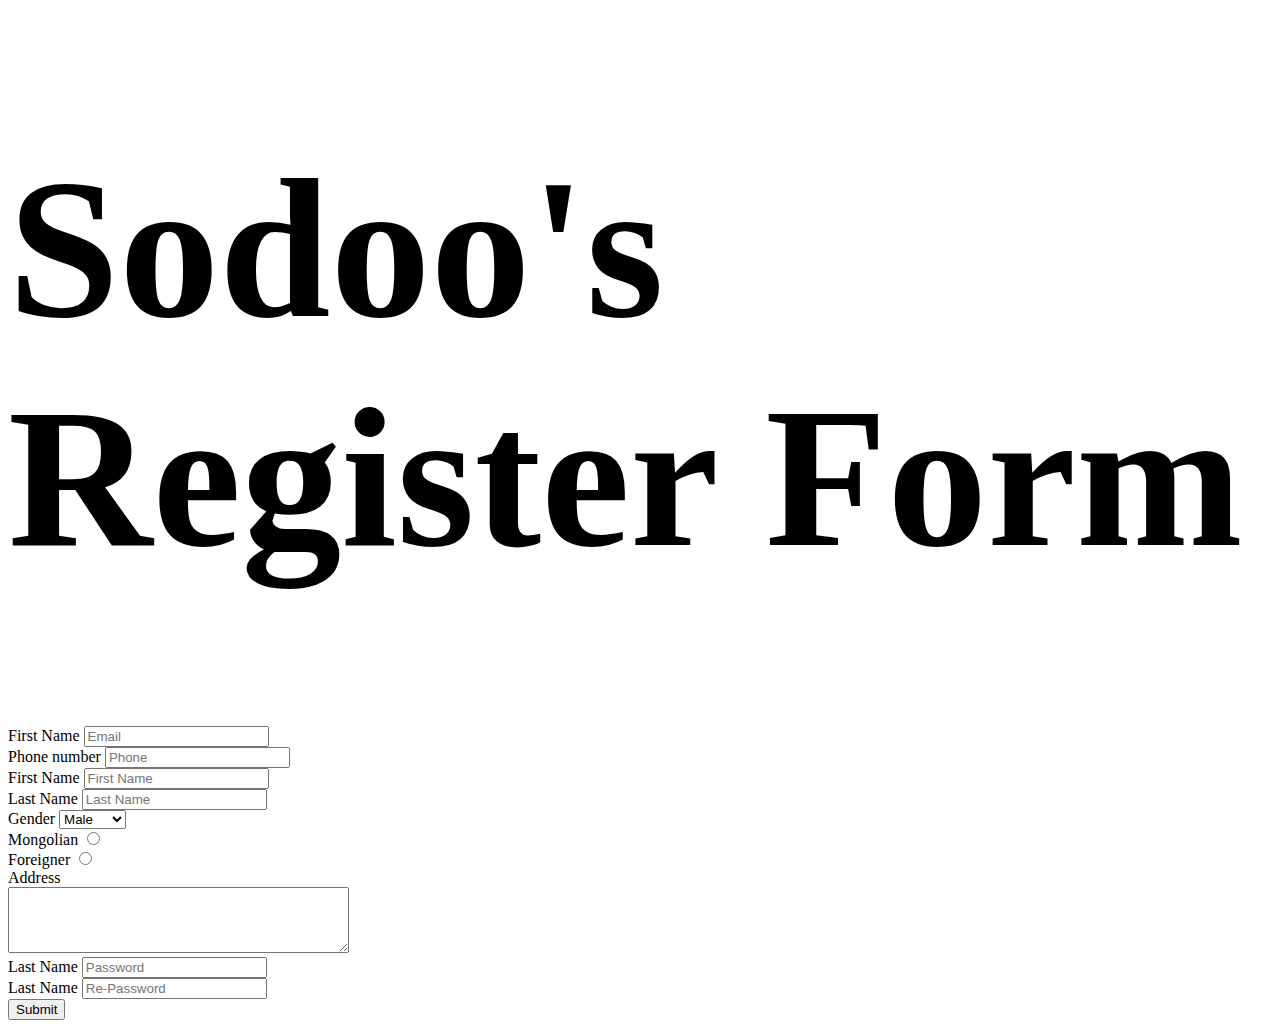
<file: index.html>
<!DOCTYPE html>
<html lang="en">

<head>
    <meta charset="UTF-8">
    <meta http-equiv="X-UA-Compatible" content="IE=edge">
    <meta name="viewport" content="width=device-width, initial-scale=1.0">
    <title>Sodoo Form Test</title>
    <link rel="stylesheet" href="style.css">
</head>

<body>
    <h1>Sodoo's Register Form</h1>
    <form action="success.html">
        <div class="row">
            <label for="email">First Name</label>
            <input type="email" name="email" placeholder="Email">
        </div>
        <div class="row">
            <label for="phone">Phone number</label>
            <input type="number" name="phone" placeholder="Phone">
        </div>
        <div class="row">
            <label for="first-name">First Name</label>
            <input type="text" name="first-name" placeholder="First Name">
        </div>
        <div class="row">
            <label for="last-name">Last Name</label>
        <input type="text" name="last-name" placeholder="Last Name">
        </div>
        <div class="row">
            <label for="genter">Gender</label>
            <select name="genter" id="">
                <option>Male</option>
                <option>Female</option>
                <option>Other</option>
            </select>
        </div>
        <div class="row">
            <label for="nation">Mongolian</label>
            <input type="radio" name="mongolian">
        </div>
        <div class="row">
            <label for="nation">Foreigner</label>
            <input type="radio" name="foreiner">
        </div>
        <div class="row">
            <label for="address">Address</label>
         
        </div>
        <textarea class="row" name="address" id="" cols="40" rows="4"></textarea>
        <div class="row">
            <label for="password">Last Name</label>
        <input type="password" name="password" placeholder="Password">
        </div>
        <div class="row">
            <label for="password">Last Name</label>
        <input type="password" name="password" placeholder="Re-Password">
        </div>
        <div class="row">
            <!-- <input type="submit" placeholder="Submit"> -->
            <button type="submit">Submit</button>
        </div>
    </form>
</body>

</html>
</file>
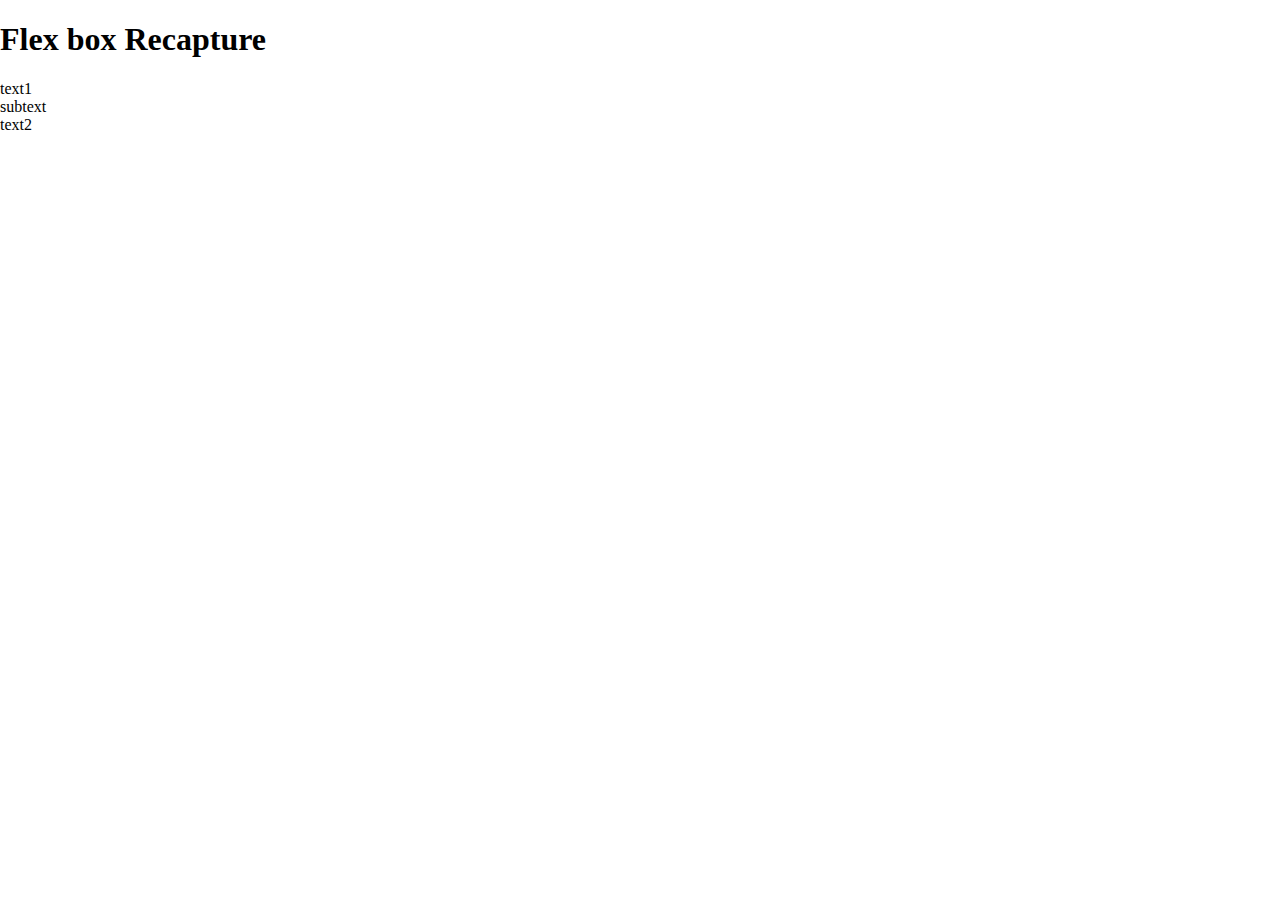
<file: day-09/index.html>
<!DOCTYPE html>
<html lang="en">
<head>
    <meta charset="UTF-8">
    <meta http-equiv="X-UA-Compatible" content="IE=edge">
    <meta name="viewport" content="width=device-width, initial-scale=1.0">
    <title>Document</title>
    <link rel="stylesheet" href="style.css">
</head>
<body>
    <h1>
        Flex box Recapture
    </h1>
    <div class="text1">
        text1
        <div class="subtext">
            subtext
            <div class="text2">
                text2
            </div>
        </div>
    </div>
</body>
</html>
</file>
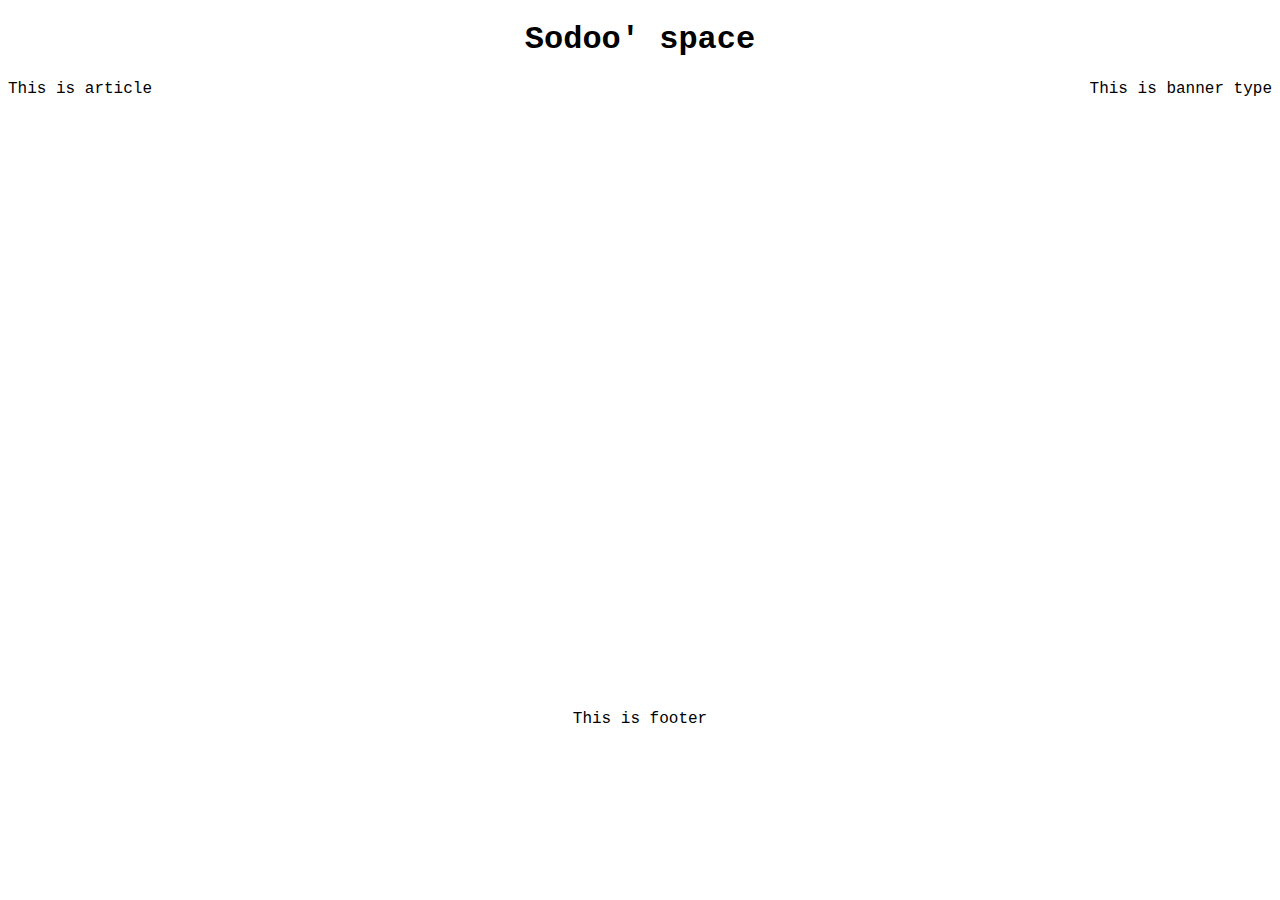
<file: day-10/index.html>
<!DOCTYPE html>
<html lang="en">
<head>
    <meta charset="UTF-8">
    <meta http-equiv="X-UA-Compatible" content="IE=edge">
    <meta name="viewport" content="width=device-width, initial-scale=1.0">
    <title>Sodoo's page</title>
    <link rel="stylesheet" href="style.css">
</head>
<body>
    <header>
        <h1>Sodoo' space</h1>
    </header>
    <main>
        <section>
            <article>This is article</article>
        </section>
        <aside>
            This is banner type
        </aside>
    </main>
    
    <footer>
        This is footer
    </footer>
</body>
</html>
</file>
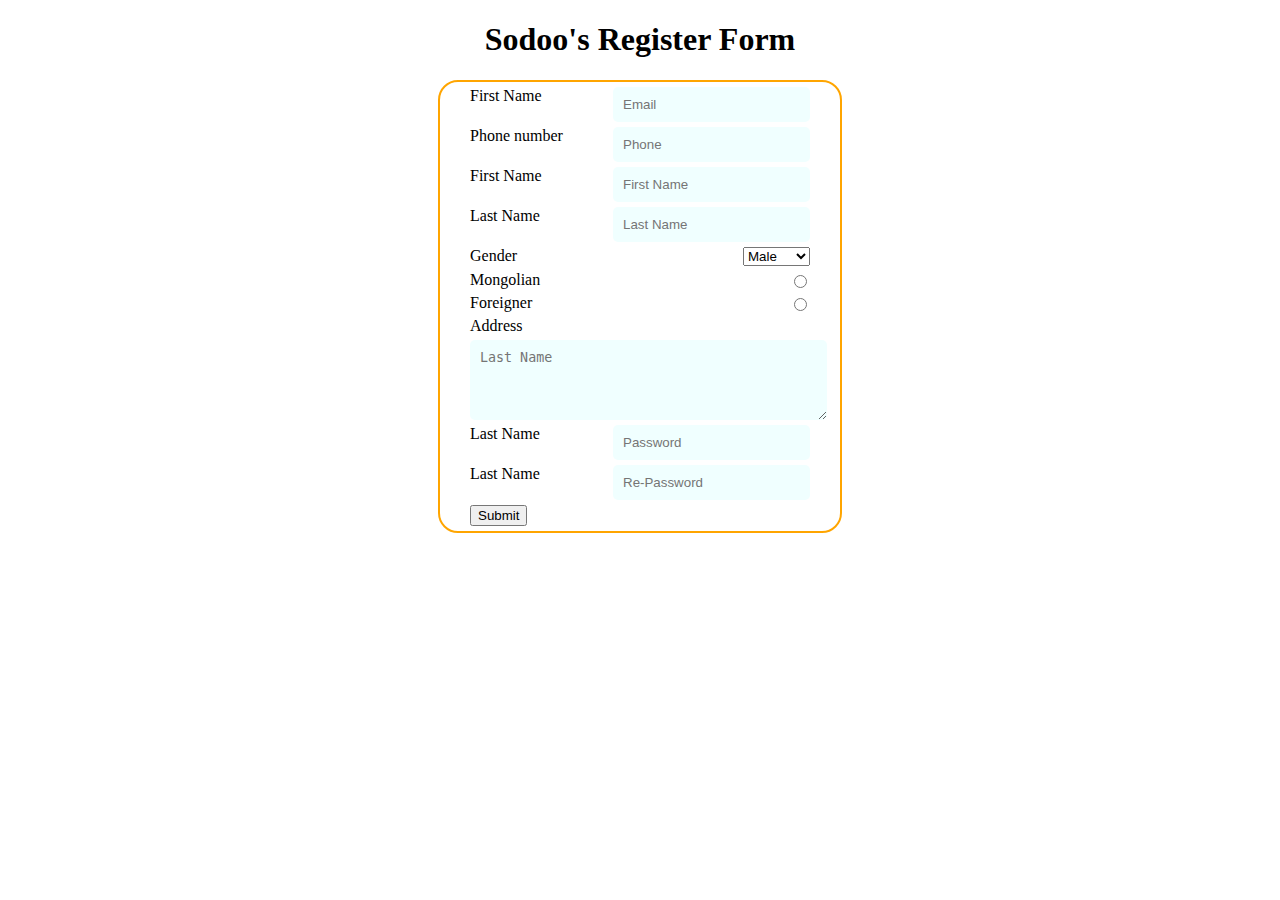
<file: day-12/index.html>
<!DOCTYPE html>
<html lang="en">

<head>
    <meta charset="UTF-8">
    <meta http-equiv="X-UA-Compatible" content="IE=edge">
    <meta name="viewport" content="width=device-width, initial-scale=1.0">
    <title>Sodoo Form Test</title>
    <link rel="stylesheet" href="style.css">
</head>

<body>
    <h1>Sodoo's Register Form</h1>

    <form action="success.html">
        <div class="row">
            <label for="email">First Name</label>
            <input type="email" name="email" placeholder="Email">
        </div>
        <div class="row">
            <label for="phone">Phone number</label>
            <input type="number" name="phone" placeholder="Phone">
        </div>
        <div class="row">
            <label for="first-name">First Name</label>
            <input type="text" name="first-name" placeholder="First Name">
        </div>
        <div class="row">
            <label for="last-name">Last Name</label>
        <input type="text" name="last-name" placeholder="Last Name">
        </div>
        <div class="row">
            <label for="genter">Gender</label>
            <select name="genter" id="">
                <option>Male</option>
                <option>Female</option>
                <option>Other</option>
            </select>
        </div>
        <div class="row">
            <label for="nation">Mongolian</label>
            <input type="radio" name="mongolian">
        </div>
        <div class="row">
            <label for="nation">Foreigner</label>
            <input type="radio" name="foreiner">
        </div>
        <div class="row">
            <label for="address">Address</label>
         
        </div>
        <textarea class="row" name="address" id="" cols="40" rows="4" placeholder="Last Name"></textarea>
        <div class="row">
            <label for="password">Last Name</label>
        <input type="password" name="password" placeholder="Password">
        </div>
        <div class="row">
            <label for="password">Last Name</label>
        <input type="password" name="password" placeholder="Re-Password">
        </div>
        <div class="row">
            <!-- <input type="submit" placeholder="Submit"> -->
            <button type="submit">Submit</button>
        </div>
    </form>
</body>

</html>
</file>
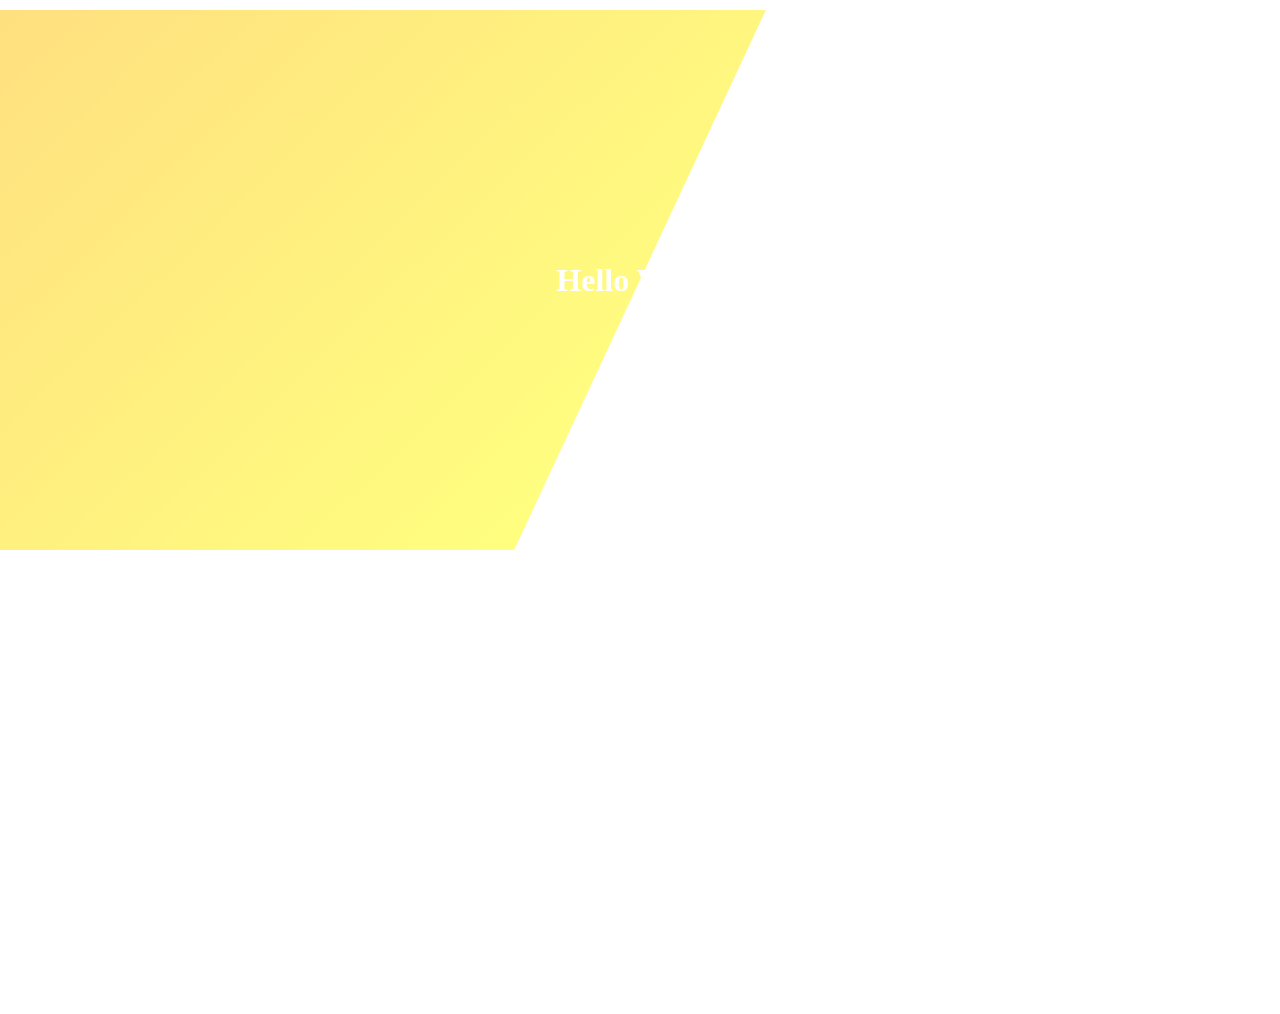
<file: day-13/index.html>
<!DOCTYPE html>
<html lang="en">

<head>
    <meta charset="UTF-8">
    <meta http-equiv="X-UA-Compatible" content="IE=edge">
    <meta name="viewport" content="width=device-width, initial-scale=1.0">
    <title>Day 13</title>
    <link rel="stylesheet" href="style.css">
</head>

<body>
    <section class="banner">
        <h1>Hello Wolrd</h1>
    </section>
    <iframe
        src="https://www.google.com/maps/embed?pb=!1m14!1m12!1m3!1d5367.044094534569!2d106.90851496879412!3d47.9124386693177!2m3!1f0!2f0!3f0!3m2!1i1024!2i768!4f13.1!5e0!3m2!1sen!2smn!4v1666669625214!5m2!1sen!2smn"
        width="600" height="450" style="border:0;" allowfullscreen="" loading="lazy"
        referrerpolicy="no-referrer-when-downgrade"></iframe>

</body>

</html>
</file>
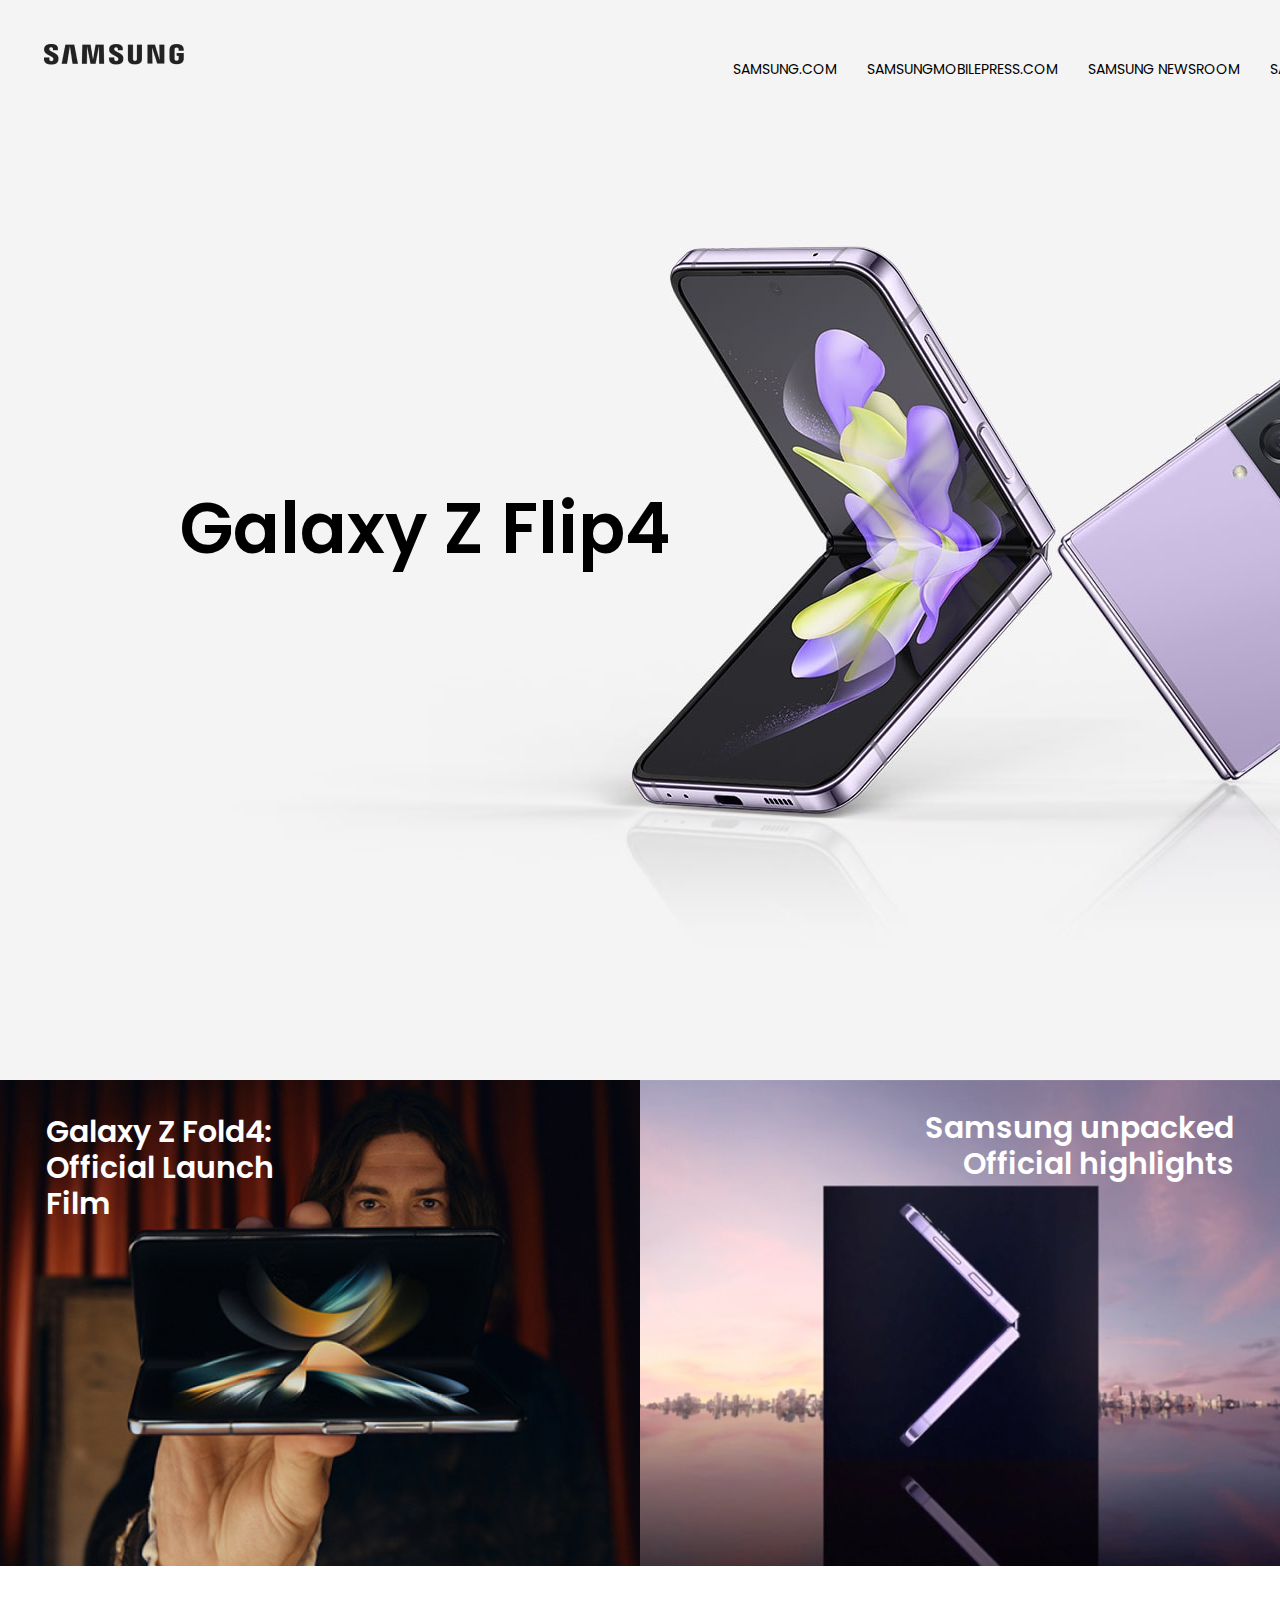
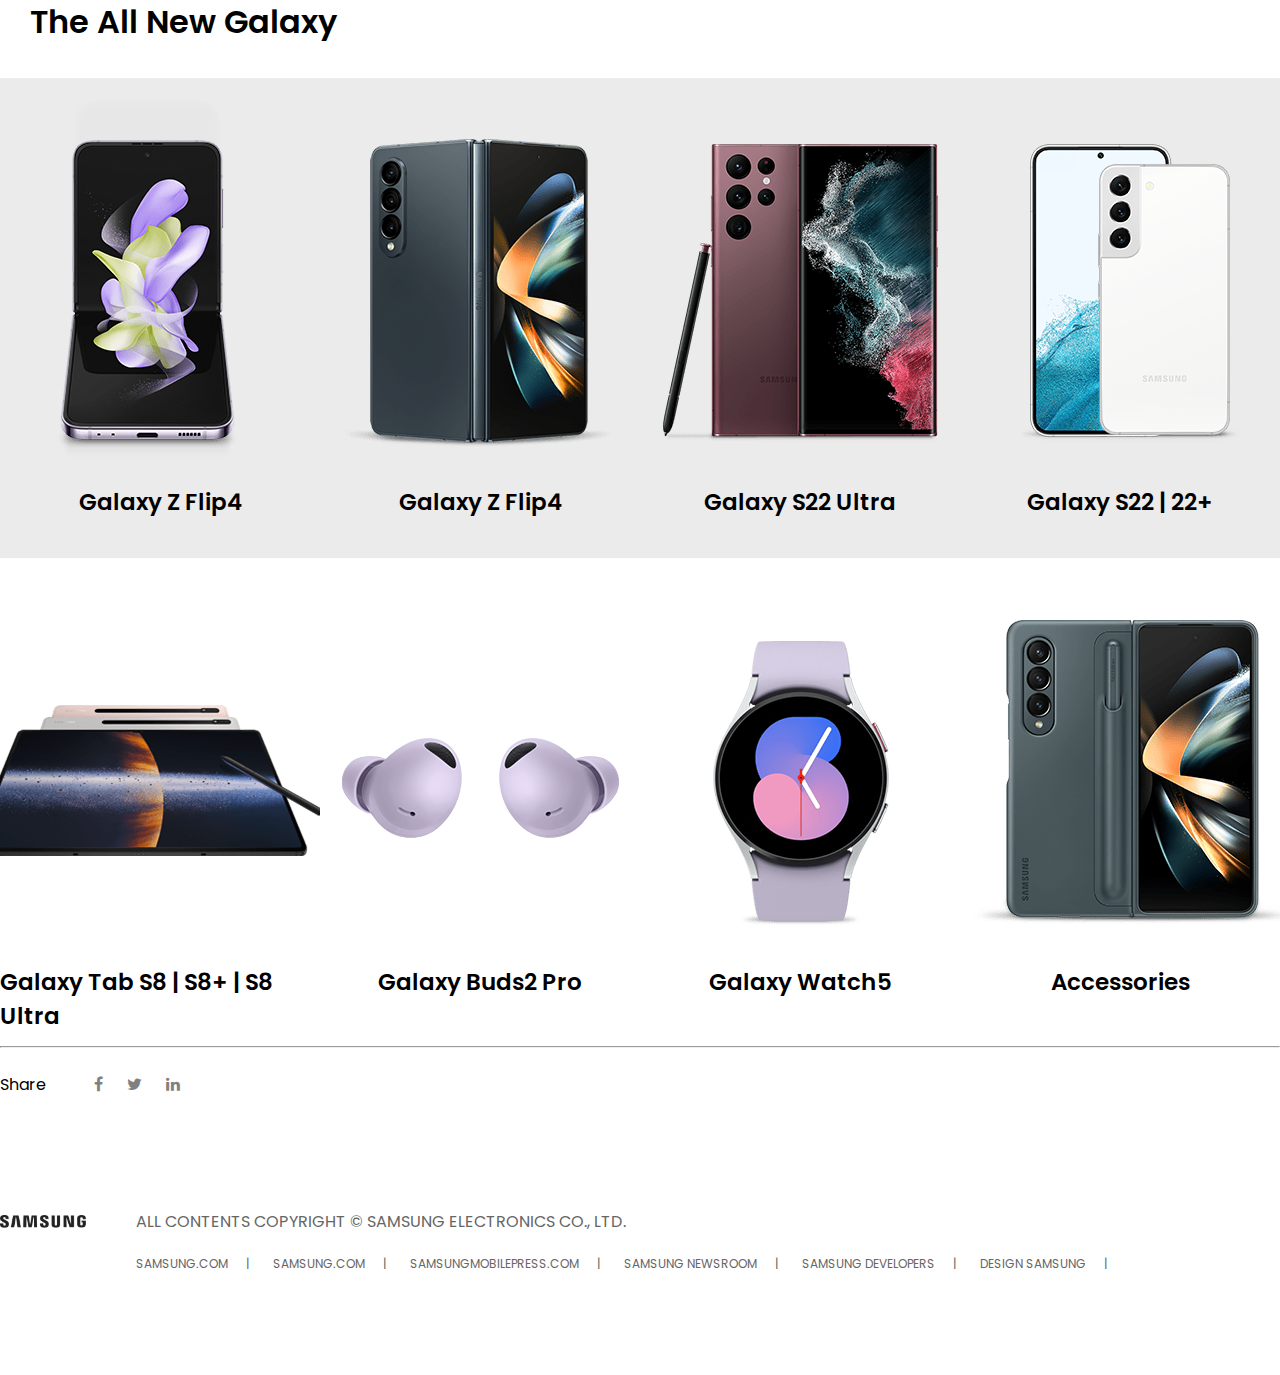
<file: exam-samsung/index.html>
<!DOCTYPE html>
<html lang="en">

<head>
    <meta charset="UTF-8">
    <meta http-equiv="X-UA-Compatible" content="IE=edge">
    <meta name="viewport" content="width=device-width, initial-scale=1.0">
    <title>Galaxy Z Flip 4</title>
    <link rel="stylesheet" href="style.css">
    <link rel="preconnect" href="https://fonts.googleapis.com">
    <link rel="preconnect" href="https://fonts.gstatic.com" crossorigin>
    <link
        href="https://fonts.googleapis.com/css2?family=Julius+Sans+One&family=Poppins:wght@100;400;500;600&display=swap"
        rel="stylesheet">
    <link href="https://stackpath.bootstrapcdn.com/font-awesome/4.7.0/css/font-awesome.min.css" rel="stylesheet"
        integrity="sha384-wvfXpqpZZVQGK6TAh5PVlGOfQNHSoD2xbE+QkPxCAFlNEevoEH3Sl0sibVcOQVnN" crossorigin="anonymous">
</head>

<body>
    <div class="container">
        <div class="main-con">
            <nav>
                <div>
                    <img class="main-logo" src="images/logo.png" alt="">
                </div>
                <div class="nav-links">

                    <a href="#">SAMSUNG.COM</a>
                    <a href="#">SAMSUNGMOBILEPRESS.COM</a>
                    <a href="#">SAMSUNG NEWSROOM</a>
                    <a href="#">SAMSUNG DEVELOPERS</a>
                    <a href="#">DESIGN SAMSUNG</a>
                   


                    <img class="hb-icon" src="images/hb-icon.png" alt="">

                </div>
            </nav>
            <h1>Galaxy Z Flip4</h1>
            <img class="arrow" src="images/arrow.png" alt="">
        </div>
    </div>

    <div class="container">
        <div class="row">
            <div class="sec1-col1">
                <h3>Galaxy Z Fold4:
                    Official Launch Film</h3>
            </div>
            <div class="sec1-col2">
                <h3>Samsung unpacked
                    Official highlights</h3>
                    
            </div>
        </div>
    </div>

    <div class="container">
        <p class="product-title">The All New Galaxy<p>
        <div class="row">
            <div class="product1">
                <div>
                    <img src="images/image7.png" alt="">
                </div>
                <p>Galaxy Z Flip4</p>
            </div>
            <div class="product1">
                <div>
                    <img src="images/image8.png" alt="">
                </div>
                <p>Galaxy Z Flip4</p>
            </div>
            <div class="product1">
                <div>
                    <img src="images/image9.png" alt="">
                </div>
                <p>Galaxy S22 Ultra</p>
            </div>
            <div class="product1">
                <div>
                    <img src="images/image10.png" alt="">
                </div>
                <p>Galaxy S22 | 22+</p>
            </div>
        </div>
    </div>


    <div class="container">
        <div class="row">
            <div class="product2">
                <div>
                    <img src="images/image11.png" alt="">
                </div>
                <p>Galaxy Tab S8 | S8+ | S8 Ultra</p>
            </div>
            <div class="product2">
                <div>
                    <img src="images/image12.png" alt="">
                </div>
                <p>Galaxy Buds2 Pro</p>
            </div>
            <div class="product2">
                <div>
                    <img src="images/image13.png" alt="">
                </div>
                <p>Galaxy Watch5</p>
            </div>
            <div class="product2">
                <div>
                    <img src="images/image14.png" alt="">
                </div>
                <p>Accessories</p>
            </div>
        </div>
    </div>
    <div class="container">
        <hr>
        <div class="social">
            <div>
                <p>Share</p>
            </div>
            <div>
                <i class="fa fa-facebook"></i>
                <i class="fa fa-twitter"></i>
                <i class="fa fa-linkedin"></i>
            </div>
        </div>
    </div>


    <div class="container">
        <footer>
            <div>
                <img src="images/logo.png" alt="">
            </div>
            <div>
                <p>ALL CONTENTS COPYRIGHT © SAMSUNG ELECTRONICS CO., LTD.</p>
                <a href="#">SAMSUNG.COM&nbsp;&nbsp;&nbsp;&nbsp;&nbsp;&nbsp;|</a>
                <a href="#">SAMSUNG.COM&nbsp;&nbsp;&nbsp;&nbsp;&nbsp;&nbsp;|</a>
                <a href="#">SAMSUNGMOBILEPRESS.COM&nbsp;&nbsp;&nbsp;&nbsp;&nbsp;&nbsp;|</a>
                <a href="#">SAMSUNG NEWSROOM&nbsp;&nbsp;&nbsp;&nbsp;&nbsp;&nbsp;|</a>
                <a href="#">SAMSUNG DEVELOPERS&nbsp;&nbsp;&nbsp;&nbsp;&nbsp;&nbsp;|</a>
                <a href="#">DESIGN SAMSUNG&nbsp;&nbsp;&nbsp;&nbsp;&nbsp;&nbsp;|</a>
            </div>
        </footer>
    </div>


</body>

</html>
</file>
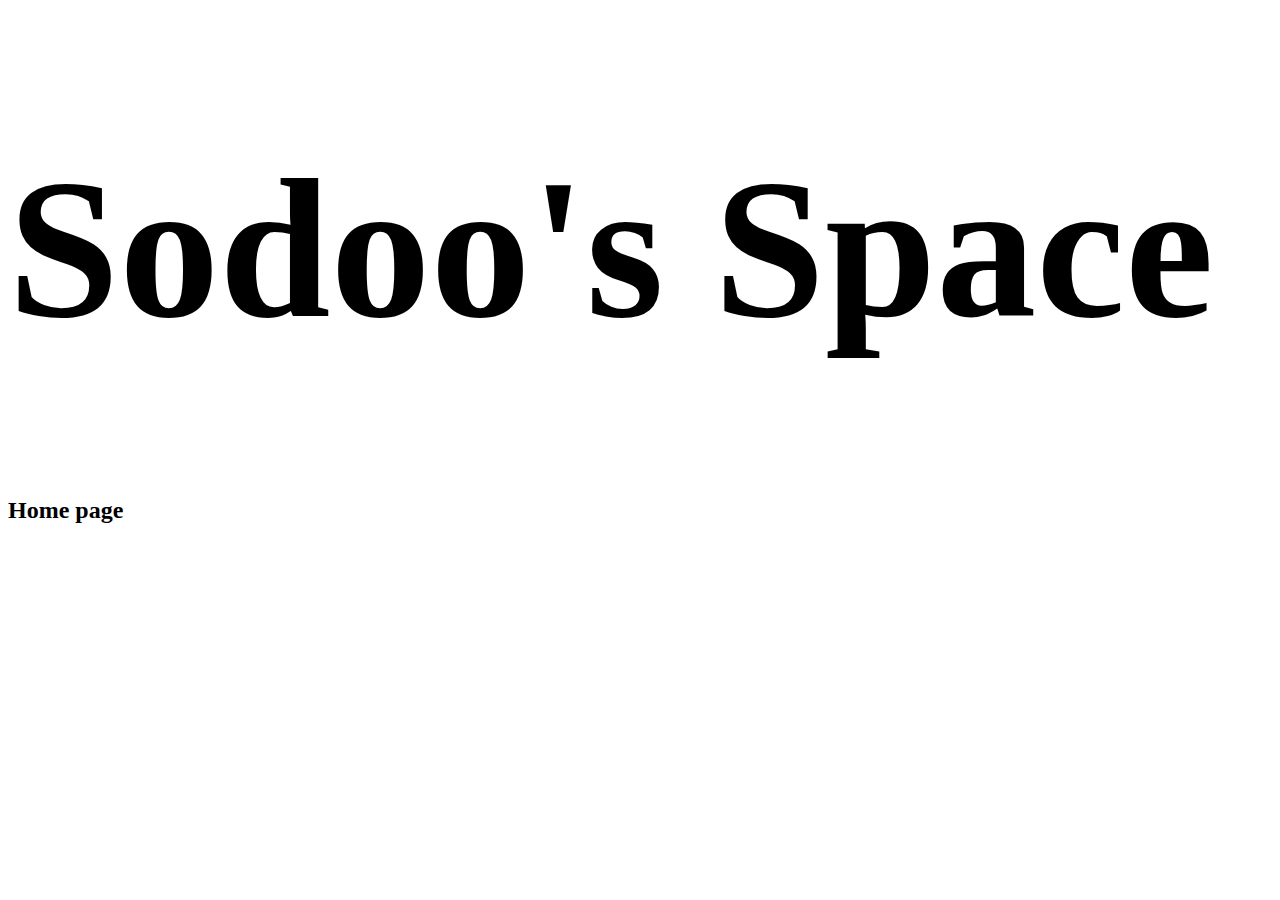
<file: index2.html>
<!DOCTYPE html>
<html lang="en">
<head>
    <meta charset="UTF-8">
    <meta http-equiv="X-UA-Compatible" content="IE=edge">
    <meta name="viewport" content="width=device-width, initial-scale=1.0">
    <title>Document</title>
    <link rel="stylesheet" href="style.css">
</head>
<body>
    <h1>
        Sodoo's Space
    </h1>
    <h2>Home page</h2>
</body>
</html>
</file>
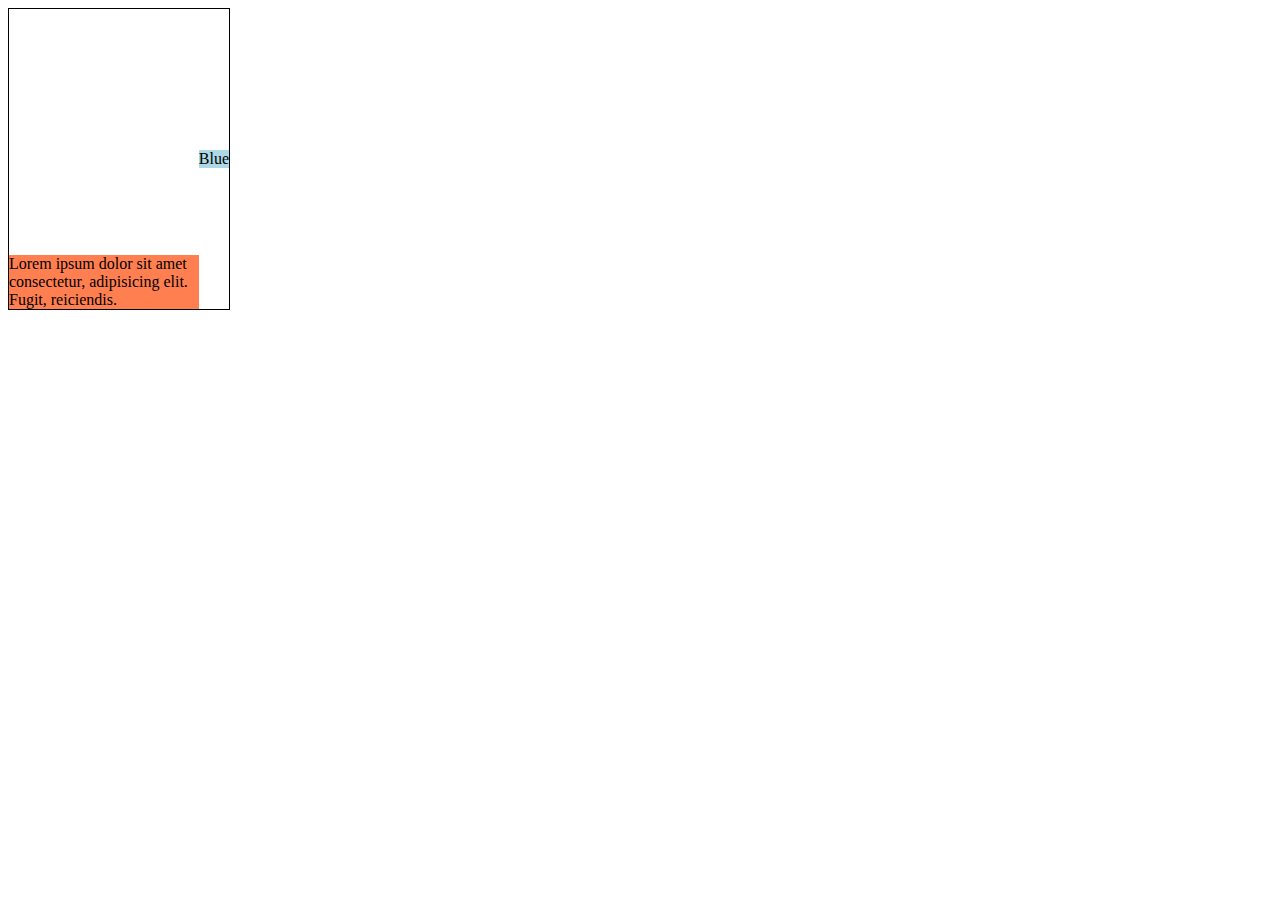
<file: day-09/align-self.html>
<!DOCTYPE html>
<html lang="en">
<head>
    <meta charset="UTF-8">
    <meta http-equiv="X-UA-Compatible" content="IE=edge">
    <meta name="viewport" content="width=device-width, initial-scale=1.0">
    <title>Document</title>
    <style>
        #main {
            width: 220px;
            height: 300px;
            border: 1px solid black;
            display: flex;
            align-items: flex-end;
            justify-content: space-between;
        }
        #myBlueDiv {
            align-self: center;
        }
    </style>
</head>
<body>
    <div id="main">
        <div style="background-color: coral">Lorem ipsum dolor sit amet consectetur, adipisicing elit. Fugit, reiciendis.

        </div>
        <div style="background-color: lightblue" id="myBlueDiv">Blue</div>
    </div>
</body>
</html>
</file>
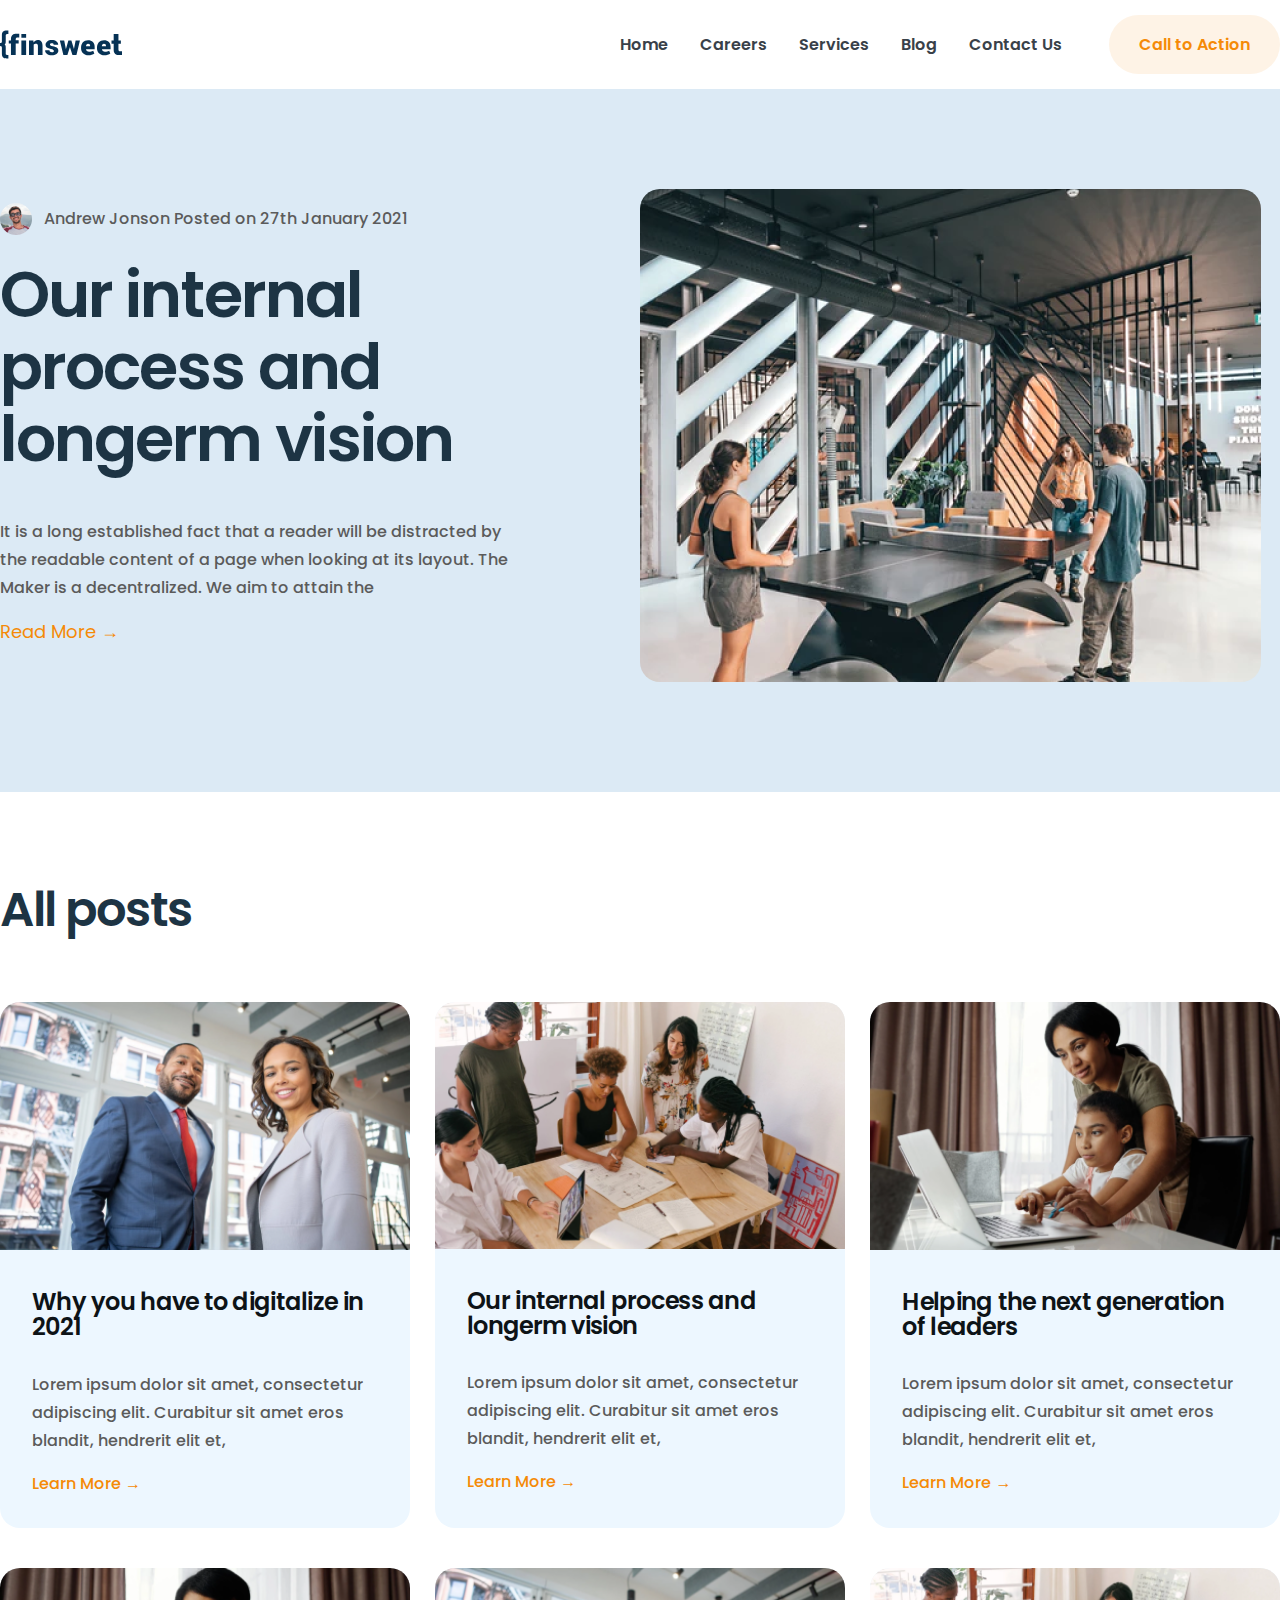
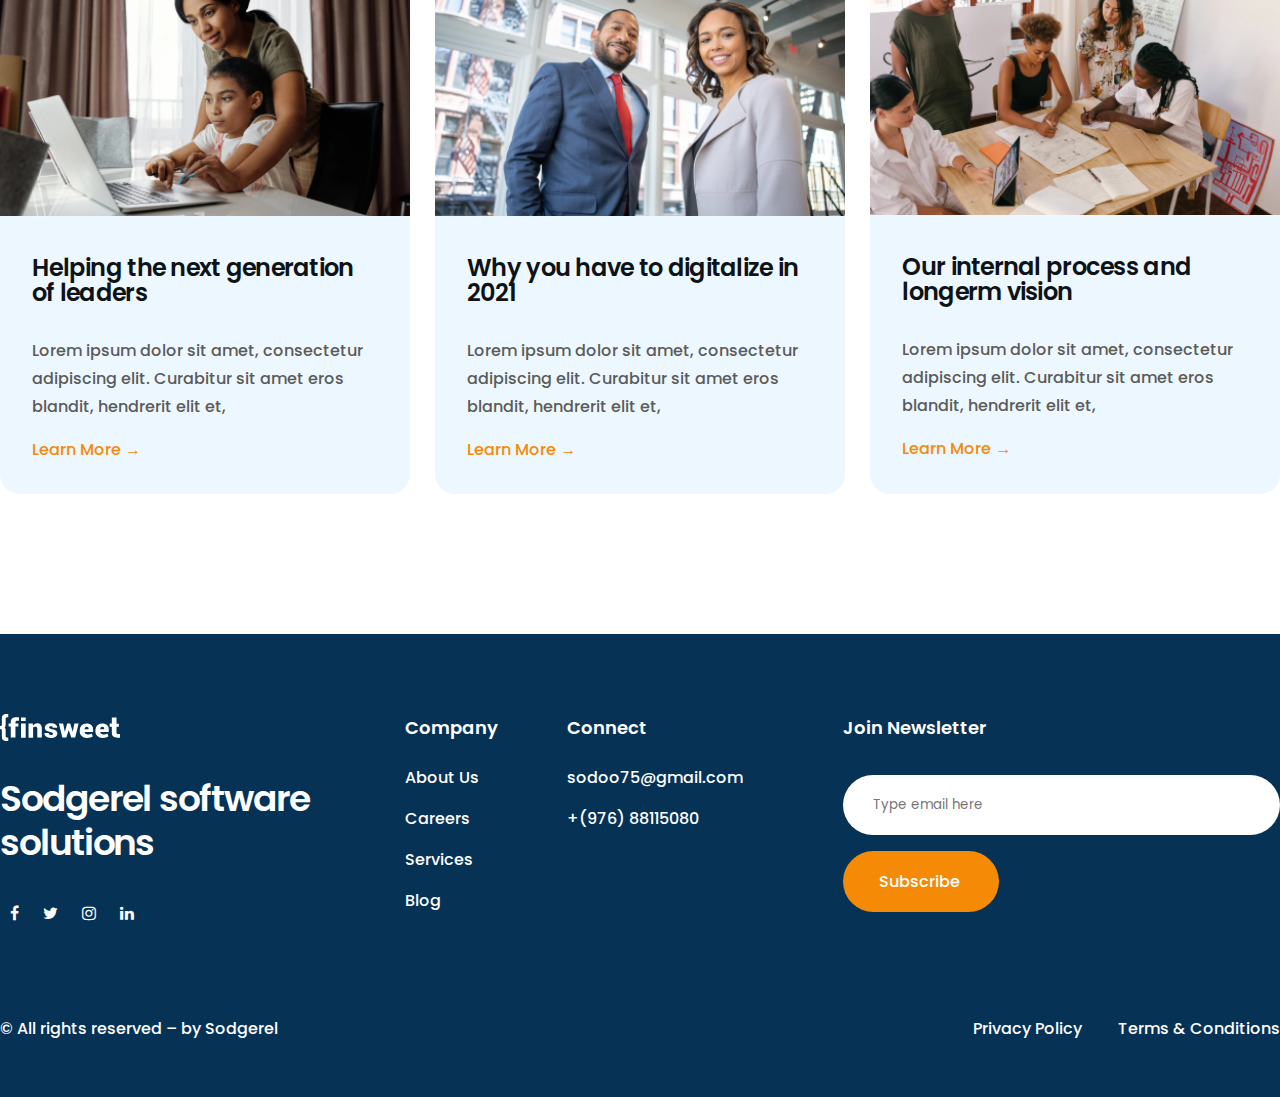
<file: finsweet/blog.html>
<!DOCTYPE html>
<html lang="en">

<head>
  <meta charset="UTF-8">
  <meta http-equiv="X-UA-Compatible" content="IE=edge">
  <meta name="viewport" content="width=device-width, initial-scale=1.0">
  <title>Sodoo</title>
  <link rel="preconnect" href="https://fonts.googleapis.com">
  <link rel="preconnect" href="https://fonts.gstatic.com" crossorigin>
  <link rel="preconnect" href="https://fonts.googleapis.com">
  <link rel="preconnect" href="https://fonts.gstatic.com" crossorigin>
  <link href="https://fonts.googleapis.com/css2?family=Julius+Sans+One&family=Poppins:wght@100;400;500;600&display=swap"
    rel="stylesheet">
  <link rel="stylesheet" href="./css/style.css">
  <link href="https://stackpath.bootstrapcdn.com/font-awesome/4.7.0/css/font-awesome.min.css" rel="stylesheet"
    integrity="sha384-wvfXpqpZZVQGK6TAh5PVlGOfQNHSoD2xbE+QkPxCAFlNEevoEH3Sl0sibVcOQVnN" crossorigin="anonymous">
</head>

<body>

  <!-- -----------navbar----------- -->

  <div class="container">
    <nav>
      <img src="./images/Logo.svg" alt="logo">
      <ul>
        <li><a href="index.html">Home</a></li>
        <li><a href="career.html">Careers</a>
        <li><a href="service.html">Services</a></li>
        <li><a href="blog.html">Blog</a></li>
        <li><a href="contact.html">Contact Us</a></li>
        <li><a href="cta.html" class="button">Call to Action</a></li>
      </ul>
    </nav>
  </div>

  <!-- ----------Blog header-------------- -->

  <header>
    <div class="container blog-header">
      <div class="blog-header-col1">
        <div class="blog-header-content">
          <img src="images/blog-icon.png">
          <p>&nbsp;&nbsp;&nbsp;Andrew Jonson Posted on 27th January 2021</p>
        </div>
        <h1>
          Our internal process and longerm vision
        </h1>
        <p id="blog-header-text">
          It is a long established fact that a reader will be distracted by the readable content of a page when looking
          at its layout. The Maker is a decentralized. We aim to attain the
        </p>
        <a href="blogin.html" id="blog-header-link">Read More &#8594;</a>
      </div>
      <div class="blog-header-col2">
        <img src="images/blog.png" alt="zurag">
      </div>
    </div>
  </header>




  <!-- --------------Blog-post Section------------ -->



  <section class="blog-post">
    <div class="container">
      <div>
        <h2>All posts</h2>
      </div>
      <div class="row blog-content-row">
        <div class="blog-post-col">
          <img src="./images/post1.png" alt="">
          <div class="latest-col-text">
            <h4>Why you have to digitalize in 2021</h4>
            <p>
              Lorem ipsum dolor sit amet, consectetur adipiscing elit. Curabitur sit amet eros blandit,
              hendrerit
              elit
              et,
            </p>
            <a href="blogin.html">Learn More &#8594;</a>
          </div>
        </div>
        <div class="blog-post-col">
          <img src="./images/post-2.png" alt="">
          <div class="latest-col-text">
            <h4>Our internal process and longerm vision</h4>
            <p>
              Lorem ipsum dolor sit amet, consectetur adipiscing elit. Curabitur sit amet eros blandit,
              hendrerit
              elit
              et,
            </p>
            <a href="blogin.html">Learn More &#8594;</a>
          </div>
        </div>
        <div class="blog-post-col">
          <img src="./images/post-3.png" alt="">
          <div class="latest-col-text">
            <h4>Helping the next generation of leaders</h4>
            <p>
              Lorem ipsum dolor sit amet, consectetur adipiscing elit. Curabitur sit amet eros blandit,
              hendrerit
              elit
              et,
            </p>
            <a href="blogin.html">Learn More &#8594;</a>
          </div>
        </div>
      </div>
      <p></p>
      <p></p>
      <div class="row blog-content-row">
        <div class="blog-post-col">
          <img src="./images/post-3.png" alt="">
          <div class="latest-col-text">
            <h4>Helping the next generation of leaders</h4>
            <p>
              Lorem ipsum dolor sit amet, consectetur adipiscing elit. Curabitur sit amet eros blandit,
              hendrerit
              elit
              et,
            </p>
            <a href="blogin.html">Learn More &#8594;</a>
          </div>
        </div>
        <div class="blog-post-col">
          <img src="./images/post1.png" alt="">
          <div class="latest-col-text">
            <h4>Why you have to digitalize in 2021</h4>
            <p>
              Lorem ipsum dolor sit amet, consectetur adipiscing elit. Curabitur sit amet eros blandit,
              hendrerit
              elit
              et,
            </p>
            <a href="blogin.html">Learn More &#8594;</a>
          </div>
        </div>
        <div class="blog-post-col">
          <img src="./images/post-2.png" alt="">
          <div class="latest-col-text">
            <h4>Our internal process and longerm vision</h4>
            <p>
              Lorem ipsum dolor sit amet, consectetur adipiscing elit. Curabitur sit amet eros blandit,
              hendrerit
              elit
              et,
            </p>
            <a href="blogin.html">Learn More &#8594;</a>
          </div>
        </div>        
      </div>
      <p></p>

    </div>
  </section>


  <!-- --------------Footer Section------------ -->


  <footer>
    <div class="container">
      <div class="colorbox1"></div>
      <div class="colorbox2"></div>
      <div class="row">
        <div class="footer-col">
          <img src="images/logo-footer.svg" alt="logofoot">
          <h3>Sodgerel software solutions</h3>
          <div>
            <i class="fa fa-facebook"></i>
            <i class="fa fa-twitter"></i>
            <i class="fa fa-instagram"></i>
            <i class="fa fa-linkedin"></i>
          </div>
        </div>
        <div class="footer-col2">
          <a href="" class="footer-link-title">Company</a>
          <a href="" class="footer-links-text">About Us</a>
          <a href="" class="footer-links-text">Careers</a>
          <a href="" class="footer-links-text">Services</a>
          <a href="" class="footer-links-text">Blog</a>
        </div>
        <div class="footer-col3">
          <a href="" class="footer-link-title">Connect</a>
          <a href="" class="footer-links-text">sodoo75@gmail.com</a>
          <a href="" class="footer-links-text">+(976) 88115080</a>
        </div>
        <div class="footer-co4">
          <a href="" class="footer-link-title">Join Newsletter</a>
          <input type="email" name="first-name" placeholder="Type email here">
          <!-- <a href="#" class="footer-email">Type email here</a> -->
          <a href="#" class="footer-Subscribe">Subscribe</a>
        </div>
      </div>

      <div class="footer-copyright">
        <a href="#">© All rights reserved – by Sodgerel</a>
        <div>
          <a href="#">Privacy Policy&nbsp;&nbsp;&nbsp;&nbsp;&nbsp;&nbsp;&nbsp;&nbsp;</a>
          <a href="#">Terms & Conditions</a>
        </div>
      </div>

    </div>
  </footer>


  <!-- --------------by Sodgerel------------ -->



</body>

</html>
</file>
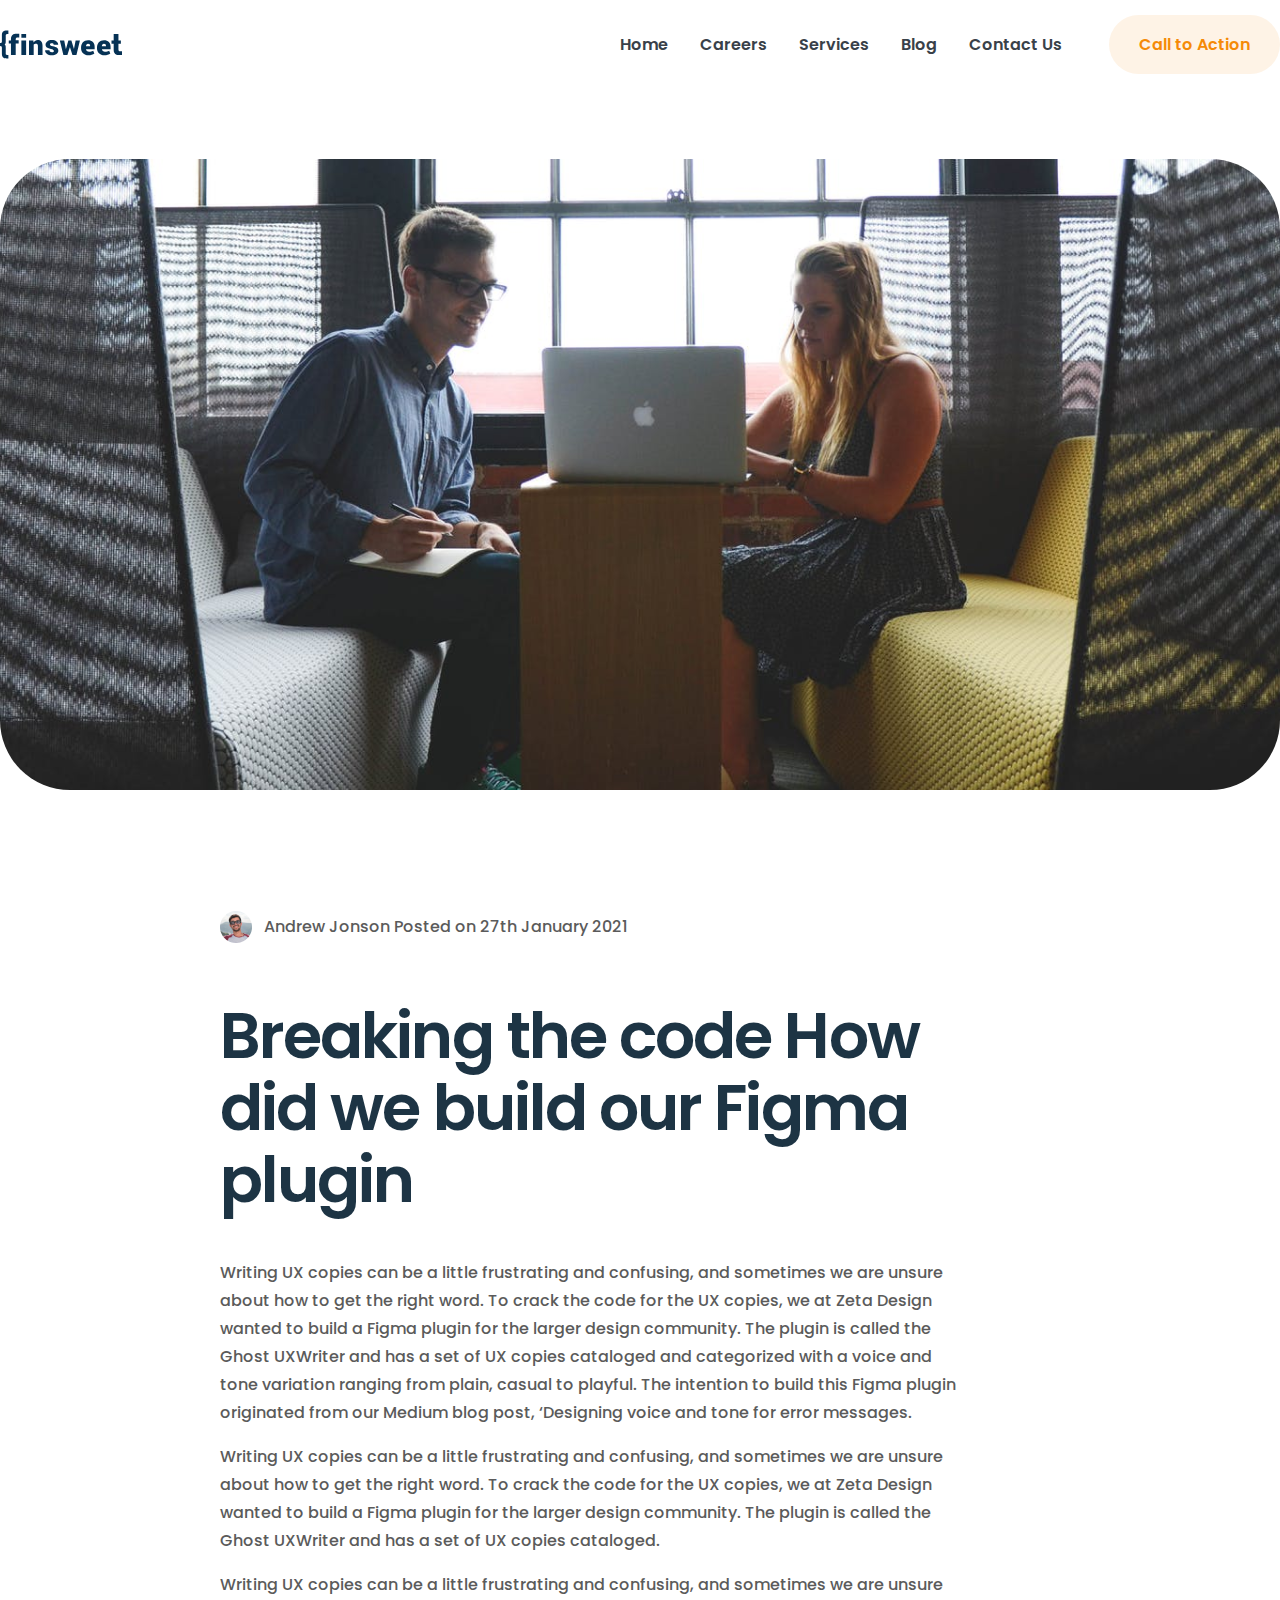
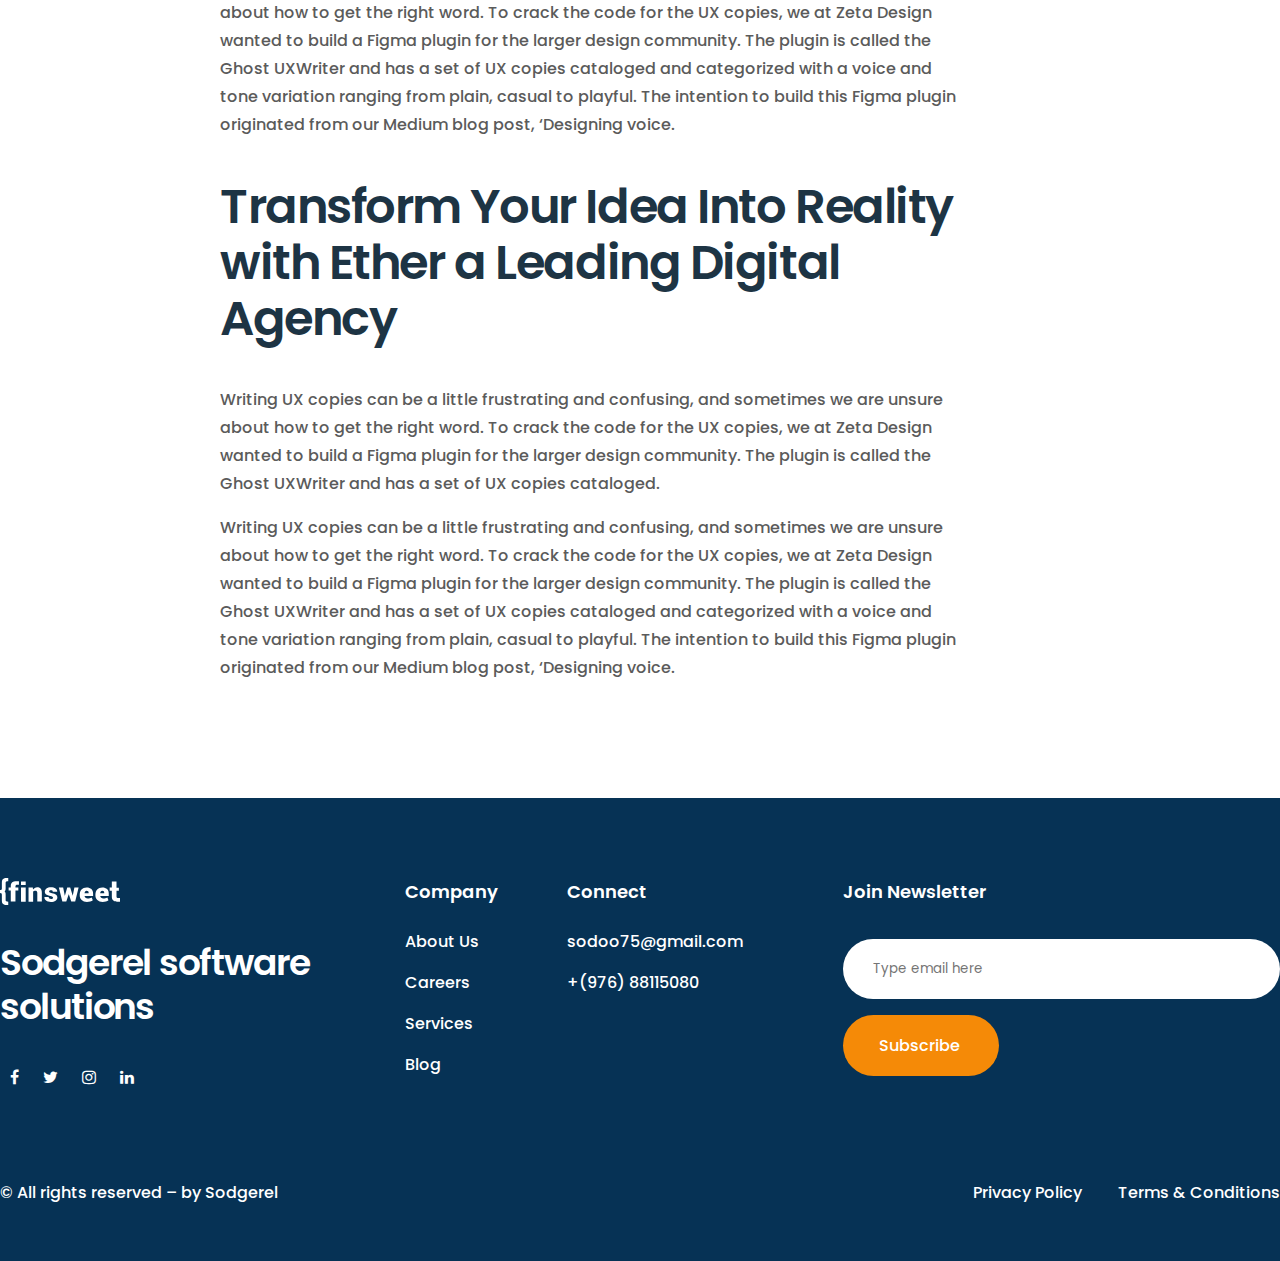
<file: finsweet/blogin.html>
<!DOCTYPE html>
<html lang="en">

<head>
  <meta charset="UTF-8">
  <meta http-equiv="X-UA-Compatible" content="IE=edge">
  <meta name="viewport" content="width=device-width, initial-scale=1.0">
  <title>Sodoo</title>
  <link rel="preconnect" href="https://fonts.googleapis.com">
  <link rel="preconnect" href="https://fonts.gstatic.com" crossorigin>
  <link rel="preconnect" href="https://fonts.googleapis.com">
  <link rel="preconnect" href="https://fonts.gstatic.com" crossorigin>
  <link href="https://fonts.googleapis.com/css2?family=Julius+Sans+One&family=Poppins:wght@100;400;500;600&display=swap"
    rel="stylesheet">
  <link rel="stylesheet" href="./css/style.css">
  <link href="https://stackpath.bootstrapcdn.com/font-awesome/4.7.0/css/font-awesome.min.css" rel="stylesheet"
    integrity="sha384-wvfXpqpZZVQGK6TAh5PVlGOfQNHSoD2xbE+QkPxCAFlNEevoEH3Sl0sibVcOQVnN" crossorigin="anonymous">
</head>

<body>

  <!-- -----------navbar----------- -->

  <div class="container">
    <nav>
      <img src="./images/Logo.svg" alt="logo">
      <ul>
        <li><a href="index.html">Home</a></li>
        <li><a href="career.html">Careers</a>
        <li><a href="service.html">Services</a></li>
        <li><a href="blog.html">Blog</a></li>
        <li><a href="contact.html">Contact Us</a></li>
        <li><a href="cta.html" class="button">Call to Action</a></li>
      </ul>
    </nav>
  </div>

  <!-- ----------Blog Inner header-------------- -->


  <div class="container">
    <div class="blog-inner-header">
      <img src="images/blogin.png" alt="zurag">
    </div>
  </div>





  <!-- --------------Blog-TEXT Section------------ -->


  <div class="container">
    <section class="blog-post-inner-text">

      <div>
        <div class="blog-header-content">
          <img src="images/blog-icon.png">
          <p>&nbsp;&nbsp;&nbsp;Andrew Jonson Posted on 27th January 2021</p>
        </div>
        <h1>Breaking the code How did we build our Figma plugin</h1>
        <p>Writing UX copies can be a little frustrating and confusing, and sometimes we are unsure about how to get the
          right word. To crack the code for the UX copies, we at Zeta Design wanted to build a Figma plugin for the
          larger design community. The plugin is called the Ghost UXWriter and has a set of UX copies cataloged and
          categorized with a voice and tone variation ranging from plain, casual to playful. The intention to build this
          Figma plugin originated from our Medium blog post, ‘Designing voice and tone for error messages.</p>
        <p>Writing UX copies can be a little frustrating and confusing, and sometimes we are unsure about how to get the
          right word. To crack the code for the UX copies, we at Zeta Design wanted to build a Figma plugin for the
          larger design community. The plugin is called the Ghost UXWriter and has a set of UX copies cataloged.</p>
        <p>
          Writing UX copies can be a little frustrating and confusing, and sometimes we are unsure about how to get the
          right word. To crack the code for the UX copies, we at Zeta Design wanted to build a Figma plugin for the
          larger design community. The plugin is called the Ghost UXWriter and has a set of UX copies cataloged and
          categorized with a voice and tone variation ranging from plain, casual to playful. The intention to build this
          Figma plugin originated from our Medium blog post, ‘Designing voice.
        </p>
        <h2>Transform Your Idea Into Reality with Ether a Leading Digital Agency</h2>
        <p>
          Writing UX copies can be a little frustrating and confusing, and sometimes we are unsure about how to get the
          right word. To crack the code for the UX copies, we at Zeta Design wanted to build a Figma plugin for the
          larger design community. The plugin is called the Ghost UXWriter and has a set of UX copies cataloged.
        </p>
        <p>
          Writing UX copies can be a little frustrating and confusing, and sometimes we are unsure about how to get the
          right word. To crack the code for the UX copies, we at Zeta Design wanted to build a Figma plugin for the
          larger design community. The plugin is called the Ghost UXWriter and has a set of UX copies cataloged and
          categorized with a voice and tone variation ranging from plain, casual to playful. The intention to build this
          Figma plugin originated from our Medium blog post, ‘Designing voice.
        </p>

    </section>
  </div>

  <!-- --------------Footer Section------------ -->


  <footer>
    <div class="container">
      <div class="colorbox1"></div>
      <div class="colorbox2"></div>
      <div class="row">
        <div class="footer-col">
          <img src="images/logo-footer.svg" alt="logofoot">
          <h3>Sodgerel software solutions</h3>
          <div>
            <i class="fa fa-facebook"></i>
            <i class="fa fa-twitter"></i>
            <i class="fa fa-instagram"></i>
            <i class="fa fa-linkedin"></i>
          </div>
        </div>
        <div class="footer-col2">
          <a href="" class="footer-link-title">Company</a>
          <a href="" class="footer-links-text">About Us</a>
          <a href="" class="footer-links-text">Careers</a>
          <a href="" class="footer-links-text">Services</a>
          <a href="" class="footer-links-text">Blog</a>
        </div>
        <div class="footer-col3">
          <a href="" class="footer-link-title">Connect</a>
          <a href="" class="footer-links-text">sodoo75@gmail.com</a>
          <a href="" class="footer-links-text">+(976) 88115080</a>
        </div>
        <div class="footer-co4">
          <a href="" class="footer-link-title">Join Newsletter</a>
          <input type="email" name="first-name" placeholder="Type email here">
          <!-- <a href="#" class="footer-email">Type email here</a> -->
          <a href="#" class="footer-Subscribe">Subscribe</a>
        </div>
      </div>

      <div class="footer-copyright">
        <a href="#">© All rights reserved – by Sodgerel</a>
        <div>
          <a href="#">Privacy Policy&nbsp;&nbsp;&nbsp;&nbsp;&nbsp;&nbsp;&nbsp;&nbsp;</a>
          <a href="#">Terms & Conditions</a>
        </div>
      </div>

    </div>
  </footer>


  <!-- --------------by Sodgerel------------ -->



</body>

</html>
</file>
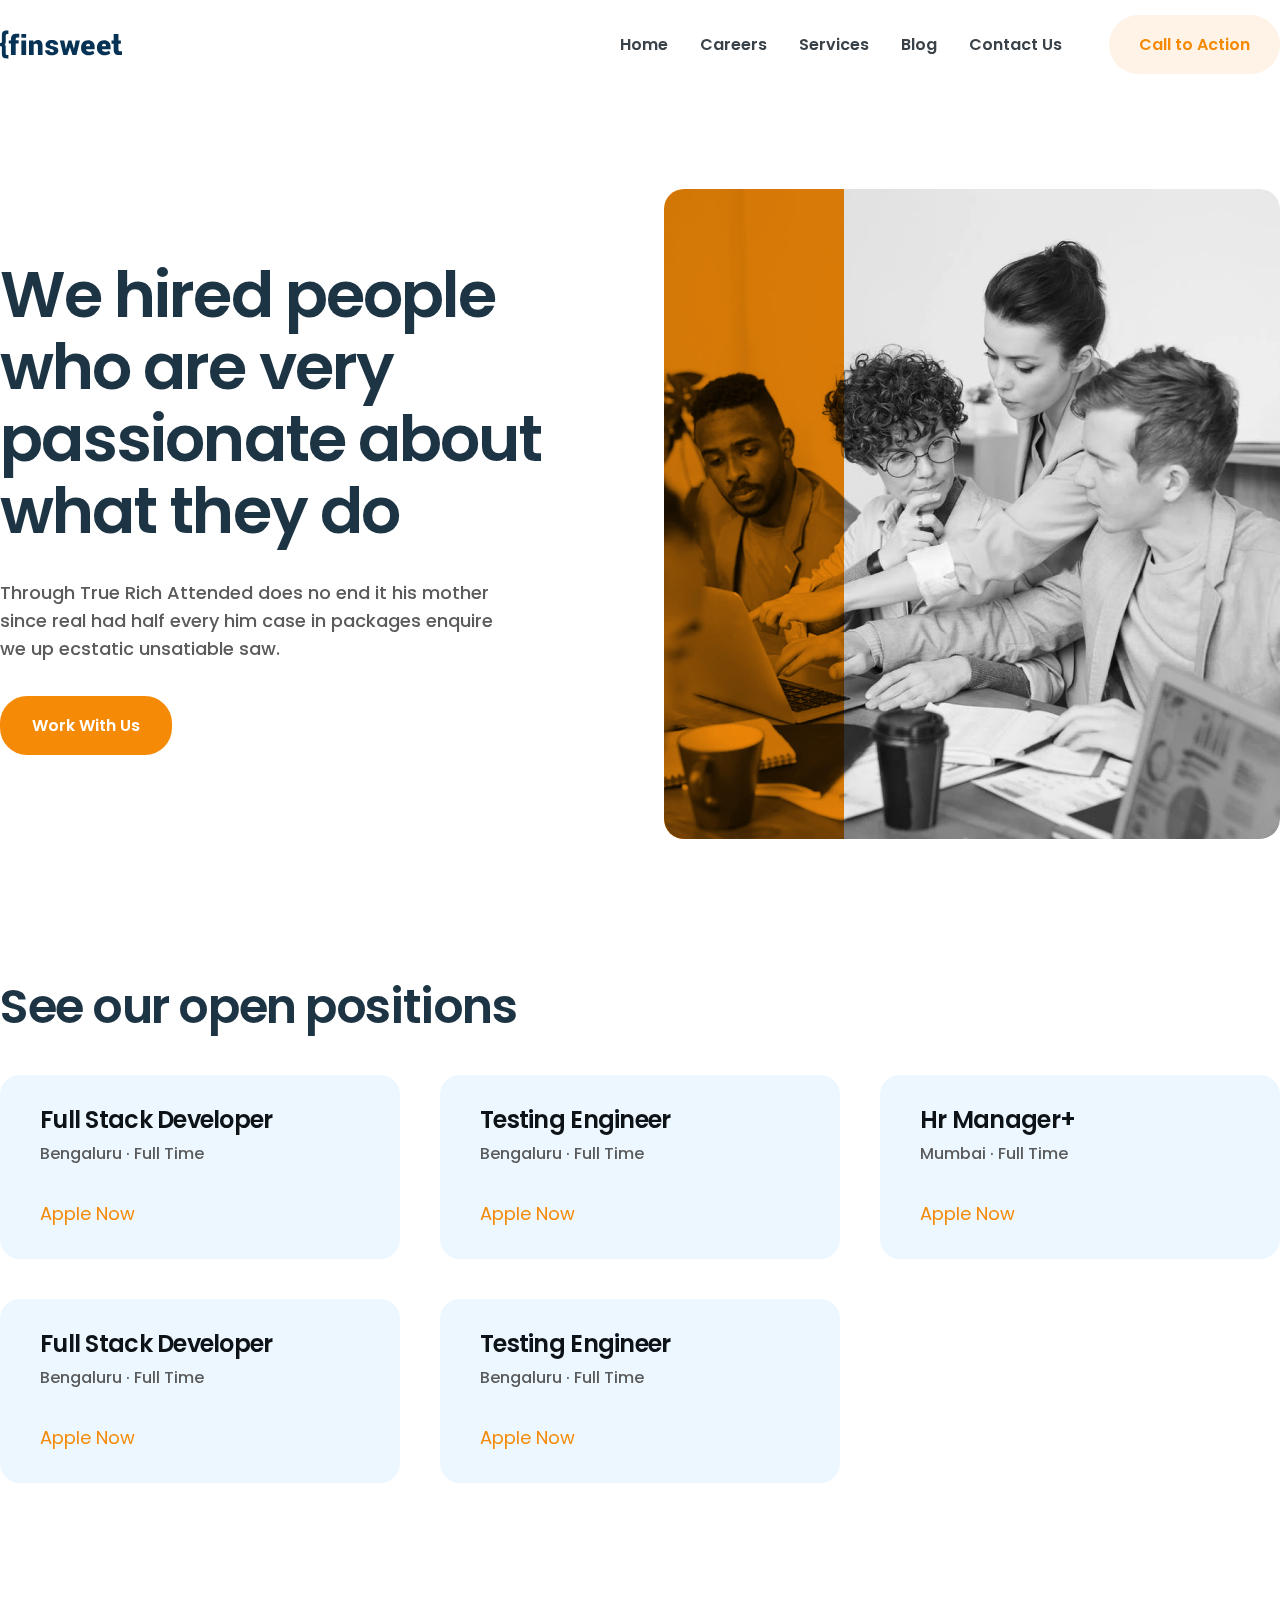
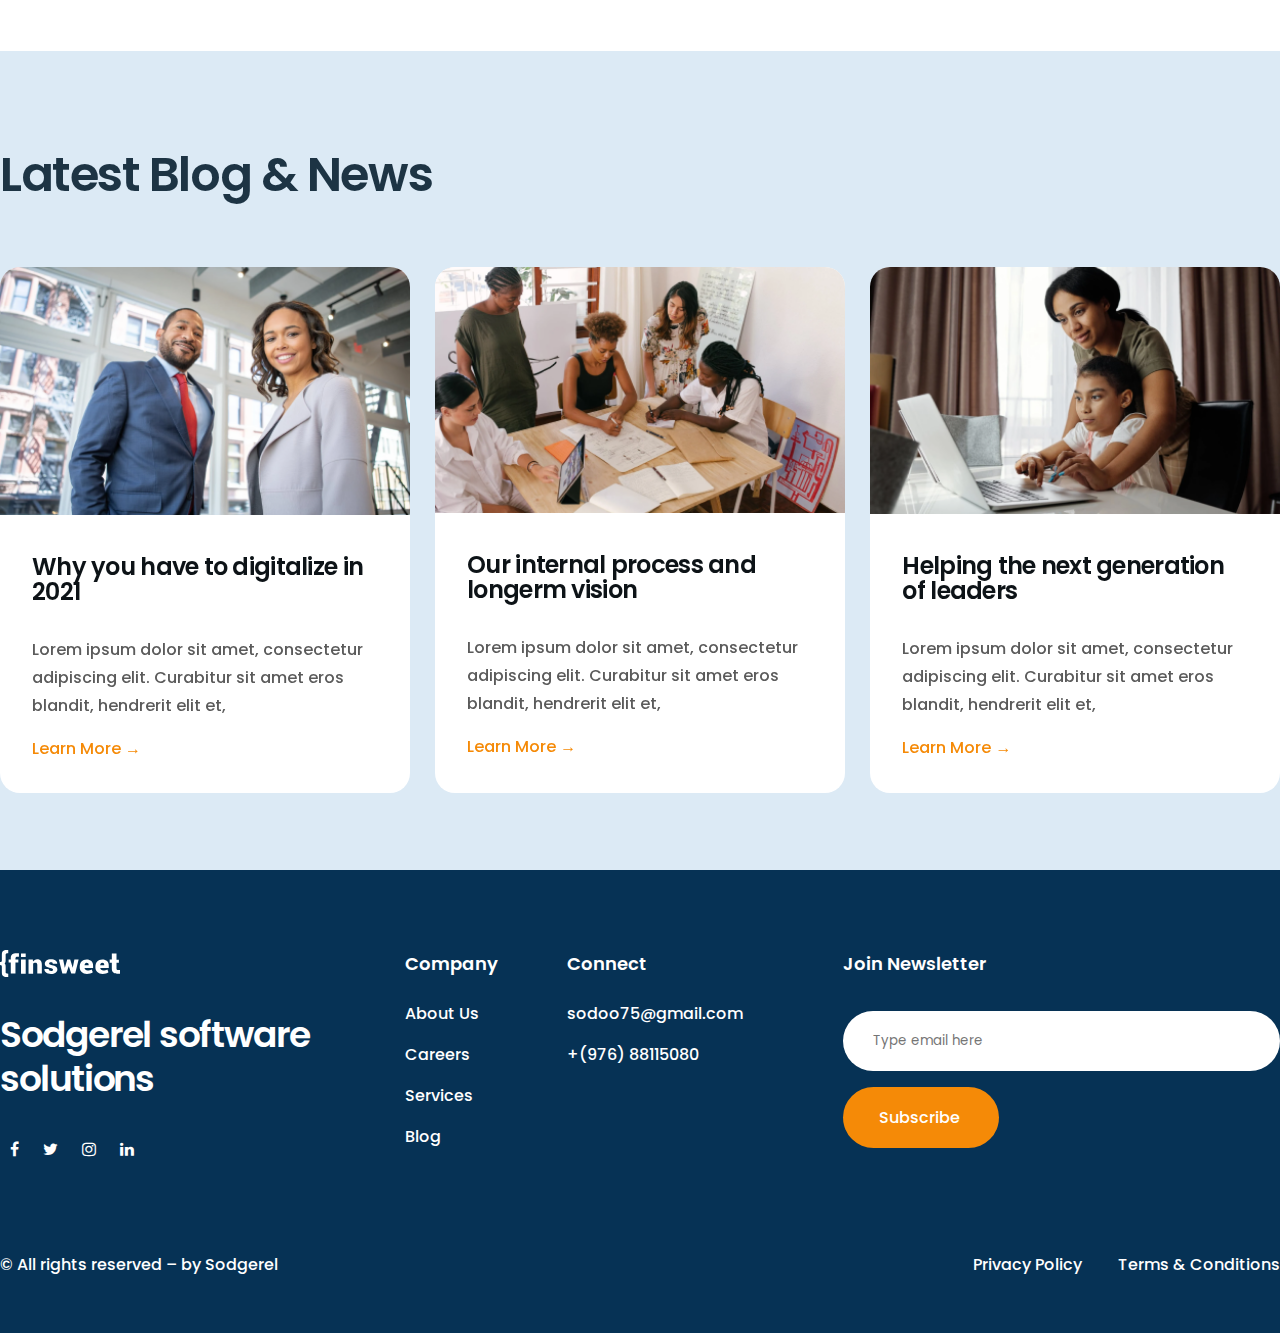
<file: finsweet/career.html>
<!DOCTYPE html>
<html lang="en">

<head>
  <meta charset="UTF-8">
  <meta http-equiv="X-UA-Compatible" content="IE=edge">
  <meta name="viewport" content="width=device-width, initial-scale=1.0">
  <title>Sodoo</title>
  <link rel="preconnect" href="https://fonts.googleapis.com">
  <link rel="preconnect" href="https://fonts.gstatic.com" crossorigin>
  <link rel="preconnect" href="https://fonts.googleapis.com">
  <link rel="preconnect" href="https://fonts.gstatic.com" crossorigin>
  <link href="https://fonts.googleapis.com/css2?family=Julius+Sans+One&family=Poppins:wght@100;400;500;600&display=swap"
    rel="stylesheet">
  <link rel="stylesheet" href="./css/style.css">
  <link href="https://stackpath.bootstrapcdn.com/font-awesome/4.7.0/css/font-awesome.min.css" rel="stylesheet"
    integrity="sha384-wvfXpqpZZVQGK6TAh5PVlGOfQNHSoD2xbE+QkPxCAFlNEevoEH3Sl0sibVcOQVnN" crossorigin="anonymous">
</head>

<body>

  <!-- -----------navbar----------- -->

  <div class="container">
    <nav>
      <img src="./images/Logo.svg" alt="logo">
      <ul>
        <li><a href="index.html">Home</a></li>
        <li><a href="career.html">Careers</a>
        <li><a href="service.html">Services</a></li>
        <li><a href="blog.html">Blog</a></li>
        <li><a href="contact.html">Contact Us</a></li>
        <li><a href="cta.html" class="button">Call to Action</a></li>
      </ul>
    </nav>
  </div>











  <!-- --------------Career-Content-1 Section------------ -->

  <section class="career-content-1 container">
    <div class="row">
      <div class="career-content-1-col1">
        <h1>
          We hired people who are very passionate about what they do
        </h1>
        <p>
          Through True Rich Attended does no end it his mother since real had half every him case in packages enquire we
          up ecstatic unsatiable saw.
        </p>
        <a href="#" id="orange-btn">Work With Us</a>
      </div>
      <div class="career-content-1-col2">

        <div class="career-content-1-zurag">
          <div id="career-content-1-color"></div>
        </div>
      </div>
    </div>
  </section>



  <!-- --------------Career-Content-2 Section------------ -->


  <section class="container">
    <h2>See our open positions</h2>
    <div class="career-content-2">
      <div>
        <div class="career-row-job">
          <div class="career-content-job">
            <h4>Full Stack Developer</h4>
            <p>Bengaluru · Full Time</p>
            <a href="#" id="career-apply">Apple Now</a>
          </div>
          <div class="career-content-job">
            <h4>Full Stack Developer</h4>
            <p>Bengaluru · Full Time</p>
            <a href="#" id="career-apply">Apple Now</a>
          </div>
        </div>

      </div>
      <div>
        <div class="career-row-job">
          <div class="career-content-job">
            <h4>Testing Engineer</h4>
            <p>Bengaluru · Full Time</p>
            <a href="#" id="career-apply">Apple Now</a>
          </div>
          <div class="career-content-job">
            <h4>Testing Engineer</h4>
            <p>Bengaluru · Full Time</p>
            <a href="#" id="career-apply">Apple Now</a>
          </div>
        </div>
      </div>
      <div>
        <div class="career-row-job">
          <div class="career-content-job">
            <h4>Hr Manager+</h4>
            <p>Mumbai · Full Time </p>
            <a href="#" id="career-apply">Apple Now</a>
          </div>
        </div>
      </div>
    </div>





  </section>













  <!-- --------------Latest Section------------ -->



  <section class="latest">
    <div class="container">
      <div>
        <h2>Latest Blog & News</h2>
      </div>
      <div class="row">
        <div class="latest-col">
          <img src="./images/post1.png" alt="">
          <div class="latest-col-text">
            <h4>Why you have to digitalize in 2021</h4>
            <p>
              Lorem ipsum dolor sit amet, consectetur adipiscing elit. Curabitur sit amet eros blandit,
              hendrerit
              elit
              et,
            </p>
            <a href="#">Learn More &#8594;</a>
          </div>
        </div>
        <div class="latest-col">
          <img src="./images/post-2.png" alt="">
          <div class="latest-col-text">
            <h4>Our internal process and longerm vision</h4>
            <p>
              Lorem ipsum dolor sit amet, consectetur adipiscing elit. Curabitur sit amet eros blandit,
              hendrerit
              elit
              et,
            </p>
            <a href="#">Learn More &#8594;</a>
          </div>
        </div>
        <div class="latest-col">
          <img src="./images/post-3.png" alt="">
          <div class="latest-col-text">
            <h4>Helping the next generation of leaders</h4>
            <p>
              Lorem ipsum dolor sit amet, consectetur adipiscing elit. Curabitur sit amet eros blandit,
              hendrerit
              elit
              et,
            </p>
            <a href="#">Learn More &#8594;</a>
          </div>
        </div>
      </div>
    </div>
  </section>


  <!-- --------------Footer Section------------ -->


  <footer>
    <div class="container">
      <div class="colorbox1"></div>
      <div class="colorbox2"></div>
      <div class="row">
        <div class="footer-col">
          <img src="images/logo-footer.svg" alt="logofoot">
          <h3>Sodgerel software solutions</h3>
          <div>
            <i class="fa fa-facebook"></i>
            <i class="fa fa-twitter"></i>
            <i class="fa fa-instagram"></i>
            <i class="fa fa-linkedin"></i>
          </div>
        </div>
        <div class="footer-col2">
          <a href="" class="footer-link-title">Company</a>
          <a href="" class="footer-links-text">About Us</a>
          <a href="" class="footer-links-text">Careers</a>
          <a href="" class="footer-links-text">Services</a>
          <a href="" class="footer-links-text">Blog</a>
        </div>
        <div class="footer-col3">
          <a href="" class="footer-link-title">Connect</a>
          <a href="" class="footer-links-text">sodoo75@gmail.com</a>
          <a href="" class="footer-links-text">+(976) 88115080</a>
        </div>
        <div class="footer-co4">
          <a href="" class="footer-link-title">Join Newsletter</a>
          <input type="email" name="first-name" placeholder="Type email here">
          <!-- <a href="#" class="footer-email">Type email here</a> -->
          <a href="#" class="footer-Subscribe">Subscribe</a>
        </div>
      </div>

      <div class="footer-copyright">
        <a href="#">© All rights reserved – by Sodgerel</a>
        <div>
          <a href="#">Privacy Policy&nbsp;&nbsp;&nbsp;&nbsp;&nbsp;&nbsp;&nbsp;&nbsp;</a>
          <a href="#">Terms & Conditions</a>
        </div>
      </div>

    </div>
  </footer>


  <!-- --------------by Sodgerel------------ -->



</body>

</html>
</file>
<file: style.css>
h1 {
    font-size: 200px;
}
</file>
<file: day-09/style.css>
/* .text1 {
    display: inline-block;
}

.subtext {
    display: inline-block;
}

.text2 {
    display: inline-blocks;
} */

/* .text1 {
    display: flex;
}
.subtext {
    display: flex;
} */


body {
    margin: 0;
    padding: 0;

}

.container {
    border: 5px solid red;
    width: calc(100vw - 20px);
    height: calc(100vh - 20px);
    display: flex;
    flex-wrap: wrap;
    justify-content: center;
    align-items:  center;
}

/* img {
    margin: 30px;
} */
</file>
<file: day-10/style.css>
* {
    box-sizing: border-box;
    font-family: 'Courier New', Courier, monospace;
}

header {
    text-align: center;
}

main {
    display: flex;
    justify-content: space-between;
    height: 70vh;
}

footer {
    text-align: center;
}
</file>
<file: day-12/style.css>
h1 {
    text-align: center;
}


form {
    max-width: 400px;
    margin: 0 auto;
    border: 2px solid orange;
    border-radius: 20px;
}

.row {
    display: flex;
    justify-content: space-between;
    margin-top: 5px;
    margin-bottom: 5px;
    margin-left: 30px;
    margin-right: 30px;

}

input {
    border-radius: 5px;
    padding: 10px;
    background-color: azure;
    border: none;

}

textarea {
    border-radius: 5px;
    padding: 10px;
    background-color: azure;
    border: none;

}
</file>
<file: day-13/style.css>
body {
    margin: 10px;
}

h1 {
text-align: center;
color: white;
margin: auto;
}

.banner {
    position: relative;
    min-height: 60vh;
    background-image: url(https://placeimg.com/640/480/any);
    display: flex;
    background-size: cover;
}

.banner::after {
    content: "";
    position: absolute;
    top: 0;
    left: 0;
    width: 100%;
    height: 100%;
    background-image: linear-gradient(120deg, orange, yellow);
    opacity: 0.5;
    mix-blend-mode: hard-light;
    transform: skew(-25deg) translateX(-50%);
    /* mix-blend-mode: color;
    mix-blend-mode: hue; */
}

.banner > * {
    z-index: 100;
    overflow: hidden;
}

.banner::before {
    content: "";
    transform: skew(-15deg) translateX(-50%);
}
</file>
<file: exam-samsung/style.css>
* {
    box-sizing: border-box;
    font-family: 'Poppins', sans-serif;
}

body {
    margin: 0;
}

.container {
    max-width: 1692px;
    margin: 0 auto;
}

.row {
    display: flex;
    justify-content: space-between;
}






nav {
    display: flex;
    justify-content: space-between;
    padding: 44px 44px;

}

nav a {
    font-weight: 400;
    font-size: 14px;
    color: #000000;
    text-decoration: none;
    margin-left: 30px;
}

.nav-links {
    display: flex;
    justify-content: space-between;
}

.nav-links img {
    margin-left: 30px;
}

h3 {
    font-weight: 600;
    font-size: 30px;
    line-height: 36px;
    color: white;
}

.nav-links a {
    margin-top: 15px;
}

.nav-links a:hover {
    color: #333399;
}



.main-con {
    position: relative;
    width: 1692px;
    height: 1080px;
    margin: auto;
    background: url(images/back.png) no-repeat center / cover;
}

.main-con h1 {
    margin-top: 340px;
    margin-left: 180px;
    font-weight: 600;
    font-size: 70px;
    color: #000000;
}

.arrow {
    position: absolute;
    top: 982px;
    left: 1600px;
}





.sec1-col1 {
    width: 50%;
    height: 486px;
    background: url(images/image5.png) no-repeat center / cover;
}

.sec1-col2 {
    width: 50%;
    height: 486px;
    background: url(images/image6.png) no-repeat center / cover;
}

.sec1-col p {
    position: absolute;


}


.sec1-col1 h3 {
    margin-top: 34px;
    margin-left: 46px;
    width: 298px;
}

.sec1-col2 {
    position: relative;
}

.sec1-col2 h3 {
    text-align: right;
    position: absolute;
    right: 46px;
    width: 390px;
}



.product-title {
    font-weight: 600;
    font-size: 32px;
    margin-left: 30px;
}



.product1 {
    width: 25%;
    position: relative;
    height: 480px;
    background-color: rgb(235, 235, 235);
    display: flex;
    flex-direction: column;
    align-items: center;
    cursor: pointer;
}

.product1:hover {
    background-color: #333399;
    color: white;
}

.product1 p {
    font-weight: 600;
    font-size: 23px;
    margin-top: -80px;
}

.product1 img {
    margin-bottom: 0;
}




.product2 {
    width: 25%;
    position: relative;
    height: 480px;
    background-color: rgb(255, 255, 255);
    display: flex;
    flex-direction: column;
    align-items: center;
    cursor: pointer;
}

.product2:hover {
    background-color: #333399;
    color: white;
}

.product2 img {
    margin-bottom: 0;
}

.product2 p {
    font-weight: 600;
    font-size: 23px;
    margin-top: -80px;
}




.social {
    display: flex;
    justify-content: space-between;
    width: 180px;
    margin-bottom: 80px;
}

.social i{
    margin-top: 20px;
    color: gray;
    margin-left: 20px;
}


footer {
    display: flex;
    color: #666666;
    margin-bottom: 100px;
}

footer img {
    width: 86px;
    margin-top: 22px;
    margin-right: 50px;
}

footer a {
    color: #666666;
    margin-right: 20px;
    text-decoration: none;
    font-size: 12px;
}
</file>
<file: finsweet/css/style.css>
* {
    box-sizing: border-box;
    font-family: 'Poppins', sans-serif;
}

body {
    margin: 0;
}

.container {
    max-width: 1280px;
    margin: 0 auto;
}

h1 {
    color: #1D3444;
    font-size: 64px;
    font-weight: 600;
    line-height: 72px;
    letter-spacing: -0.03em;
}

h2 {
    color: #1D3444;
    font-weight: 600;
    font-size: 48px;
    line-height: 56px;
    letter-spacing: -0.03em;
}

h3 {
    color: #0D1317;
    font-weight: 600;
    font-size: 36px;
    line-height: 44px;
    letter-spacing: -0.03em;
}

h4 {
    color: #0D1317;
    font-weight: 600;
    font-size: 24px;
    line-height: 25px;
    letter-spacing: -0.03em;
}

p {
    color: #5B5B5B;
    font-weight: 500;
    font-size: 16px;
    line-height: 28px;
}




/* ------navbar------ */


nav {
    display: flex;
    justify-content: space-between;
    padding-top: 16px;
    padding-bottom: 16px;
    font-weight: 600;
    font-size: 16px;
}

nav ul {
    display: flex;
    list-style-type: none;
}

nav ul li a {
    text-decoration: none;
    color: #394149;
    margin-right: 32px;
}

nav ul li a:hover {
    color: #F58A07;
}

.button {
    color: #F58A07;
    background: rgba(245, 138, 7, 0.1);
    border-radius: 31px;
    padding: 18px 30px;
    margin-left: 15px;
    margin-right: 0;
    transition: background-color 0.5s, color 0.5s;
}

.button:hover {
    background-color: #F58A07;
    color: #fff;
}


/* -------Header--------- */


header {
    display: flex;
    background-color: #DCEAF5;
    height: 703px;
}

.header-con {
    display: flex;
}

.col1 {
    /* display: flex; */
    /* flex-direction: column; */
    width: 50%;
    margin: auto;
}

.col1 h1 {
    margin-bottom: 12px;
}

.col1-text {
    margin-bottom: 50px;
}

.seebtn {
    background-color: #F58A07;
    padding: 18px 32px;
    color: #fff;
    text-decoration: none;
    border-radius: 27px;
    margin-right: 40px;
    transition: box-shadow 0.25s;
}

.seebtn:hover {
    box-shadow: 5px 5px 10px rgba(255, 102, 0, 0.6);
}

.seebtn2 {
    color: #1D3444;
    text-decoration: none;
    font-size: 16px;
    font-weight: 600;
    padding: 18px 32px;
    border-radius: 27px;
    border: 1px solid transparent;
    transition: border 0.25s;
}

.seebtn2:hover {
    box-shadow: 5px 5px 10px rgba(255, 102, 0, 0.25);
    border: 1px solid #F58A07;
}

.worked100 {
    color: rgba(57, 65, 73, 0.5);
    margin-top: 75px;
    margin-bottom: 20px;
}

.logos {
    display: flex;
    justify-content: space-between;
    margin-right: 50px;
}

.col2 {
    display: flex;
    align-items: flex-end;
    width: 50%;
}



/* --------Help Section--------- */


.help-section {
    padding-top: 96px;
    padding-bottom: 96px;
}

.content1 {
    display: flex;
    flex-direction: column;
    width: 60%;
    height: 389px;
    align-items: center;
}

.content1 p {
    color: #5B5B5B;
    font-weight: 500;
    font-size: 18px;
    line-height: 30px;
}

.help-col {
    width: 32%;
}

.help-col img {
    width: 100%;
    border-radius: 20px;
}

.help-col a {
    color: #F58A07;
    font-size: 16px;
    font-weight: 500;
    text-decoration: none;
}


/* --------Feat Section--------- */


.feat {
    display: flex;
    background-color: #DCEAF5;
    height: 665px;
}

.row {
    display: flex;
    justify-content: space-between;
}

.feat-col {
    width: 32%;
    border-radius: 20px;
    text-align: left;
    background: #FFFFFF;
    padding: 41px;
    /* gap: 32px; */
}

.feat h3 {
    margin-top: 96px;
    margin-bottom: 64px;
}

.feat-text {
    display: flex;
    align-items: center;
    margin-left: 62px;
}

.feat-col img {
    height: 34px;
    margin-top: 7px;
    margin-left: 5px;
}

.feat-col h4 {
    margin-top: 32px;
    margin-bottom: 16px;
}

.feat-col p {
    font-size: 16px;
    margin-bottom: 0;
}



/* ---------About Section---------- */

.about-col1 {
    margin-top: 120px;
    margin-right: 50px;
}

.about-col1 h2 {
    margin-bottom: 32px;
}

.about-col1 p {
    width: 80%;
    margin-top: 5px;
    margin-bottom: 5px;
}

.about-col1-1 {
    width: 44%;
}

h6 {
    color: #F58A07;
    font-weight: 600;
    font-size: 36px;
    line-height: 50px;
}

.about-col1-1 h6 {
    margin-top: 48px;
    margin-bottom: 0;
}

.about-col1-1 h4 {
    margin-top: 16px;
    margin-bottom: 16px;
}

.about-col2 {
    width: 50%;
}

.about-col2 img {
    border-radius: 20px;
    margin: 88px 0;
}

#about-color {
    background-color: #F58A07;
    mix-blend-mode: multiply;
    width: 153px;
    height: 667px;
    border-radius: 20px 0 0 20px;
}

.about-zurag {
    background: url(../images/about-image.png) center / cover;
    border-radius: 20px;
    width: 637px;
    height: 667px;
    margin-top: 100px;
    margin-bottom: 100px;
}



/* ---------Service Section---------- */


.service-sec {
    position: relative;
    background-color: #EDF7FF;
    border-radius: 20px;
    height: 682px;
    margin-bottom: 100px;
}

.service-menu {
    display: flex;
    justify-content: space-between;
    position: absolute;
    margin-top: 48px;
    width: 640px;
}

.bus-btn {
    color: #F58A07;
    background: #FFFFFF;
    border-radius: 31px;
    padding: 8px 24px;
    margin-left: 48px;
    margin-right: 1px;
    text-decoration: none;
}

.bus2-btn {
    border: 1px solid #A8BCCC;
    color: rgba(6, 50, 85, 0.3);
    border-radius: 31px;
    padding: 8px 24px;
    margin-left: 15px;
    margin-right: 5px;
    text-decoration: none;
}

.tuuz {
    position: absolute;
    margin-left: 1119px;
    margin-top: -18px;
}

.service-col1 {
    padding: 48px;
    width: 50%;
}

.service-col1 h2 {
    margin-top: 120px;
}

.service-col1 a {
    color: #F58A07;
    font-size: 16px;
    font-weight: 500;
    text-decoration: none;
}


.service-color {
    background-color: #F58A07;
    mix-blend-mode: multiply;
    width: 120px;
    height: 466px;
    border-radius: 20px 0 0 20px;
}

.service-zurag {
    background: url(../images/team.png) center / cover;
    border-radius: 20px;
    width: 472px;
    height: 466px;
    margin-top: 168px;
    margin-bottom: 0;
    margin-right: 48px;
}









/* --------- CTA Section----------- */





.cta-sec {
    height: 518px;
    background-color: #F58A07;
}

.cta-col1 {
    width: 50%;
    background: url(../images/cta-image.png) no-repeat center / cover #F58A07;
}

.cta-col2 {
    background-color: #F58A07;
    padding: 128px 0 0 128px;
    width: 50%;
    height: 518px;
}



.cta-sec h2 {
    color: #fff;
    margin-top: 0;
    margin-bottom: 60px;
    width: 480px;
}

.cta-btn {
    background-color: #fff;
    padding: 18px 32px;
    color: #F58A07;
    font-weight: 600;
    text-decoration: none;
    border-radius: 27px;
    transition: background-color 0.25s, color 0.25s;
}

.cta-btn:hover {
    background-color: #1D3444;
    color: #fff;
}








/* --------- Video Section----------- */

.video-sec {
    margin-top: 100px;
    margin-bottom: 100px;
}

.video-col1 {
    margin-top: 120px;
    margin-right: 50px;
}

.video-col1 h2 {
    margin-bottom: 32px;
    width: 90%;
}

.video-col1 p {
    width: 80%;
    margin-top: 5px;
    margin-bottom: 5px;
}

.video-col1-1 {
    display: flex;
    width: 80%;
    margin-top: 40px;
}

.video-col1-1 img {
    width: 80px;
    margin-right: 24px;
}

.video-col1-1 h4 {
    margin-top: 16px;
    margin-bottom: 8px;
}

.vid-author {
    color: #F58A07;
    font-weight: 500;
    font-size: 18px;
    margin-top: 0;
}

.video-col2 {
    position: relative;
    width: 50%;
}



.video-ply-btn {
    display: flex;
    align-items: center;
    position: absolute;
    margin-top: 430px;
    margin-left: 40px;
}

.video-ply-icon {
    margin-left: -30px;

}

.video-ply-text {
    color: #fff;
    font-weight: 600;
    text-decoration: none;
    margin-left: 30px;
}


/* --------- Latest Section----------- */


.latest {
    display: flex;
    background-color: #DCEAF5;
    height: 819px;
}

.latest h2 {
    margin-top: 96px;
    margin-bottom: 64px;
}

.latest-col {
    background-color: #fff;
    border-radius: 20px;
    width: 32%;
}

.latest-col img {
    width: 100%;
    border-radius: 20px 20px 0 0;
}

.latest-col a {
    color: #F58A07;
    font-size: 16px;
    font-weight: 500;
    text-decoration: none;
}

.latest-col-text {
    padding: 0 32px 32px 32px;
}


/* --------- Footer Section----------- */


footer {
    position: relative;
    color: #fff;
    display: flex;
    background-color: #063255;
    height: 463px;
}

footer img {
    width: 120px;
}

footer h3 {
    color: #fff;
}

.footer-col {
    display: flex;
    flex-direction: column;
    flex-basis: 400px;
    margin-top: 80px;
    margin-left: 0;
    margin-right: 80px;
}

.footer-col2 {
    display: flex;
    flex-direction: column;
    flex-basis: 200px;
    margin-top: 80px;
}

.footer-col3 {
    display: flex;
    flex-direction: column;
    flex-basis: 150px;
    margin-top: 80px;
    margin-left: 0;
    margin-right: 100px;
}

.footer-co4 {
    display: flex;
    flex-direction: column;
    flex-basis: 300px;
    margin-top: 80px;

}

.fa {
    margin: 0 10px;
    cursor: pointer;
}

.fa:hover {
    color: #F58A07;
}

.colorbox1 {
    position: absolute;
    border-radius: 0 20px 0 0;
    width: 55px;
    height: 140px;
    background-color: #F58A07;
    margin-top: 323px;
    margin-left: -200px;
}

.colorbox2 {
    position: absolute;
    border-radius: 20px 0 0 20px;
    width: 55px;
    height: 287px;
    background-color: #F58A07;
    margin-top: 38px;
    margin-left: 1350px;
}



.footer-link-title {
    color: #fff;
    text-decoration: none;
    font-weight: 600;
    font-size: 18px;
    margin-bottom: 24px;
}

.footer-link-title:hover {
    color: #F58A07;
}

.footer-links-text {
    color: #fff;
    text-decoration: none;
    font-weight: 500;
    font-size: 16px;
    margin-bottom: 16px;
}



.footer-email {
    background-color: #fff;
    color: #9C9C9C;
    width: 342px;
    padding: 18px 36px;
    border-radius: 31px;
}

.footer-Subscribe {
    background-color: #F58A07;
    width: 156px;
    color: #fff;
    padding: 18px 36px;
    border-radius: 31px;
    margin-top: 16px;
    margin-bottom: 104px;
}

footer a {
    color: #fff;
    text-decoration: none;
    font-weight: 500;
    font-size: 16px;
}


.footer-copyright {
    width: 100%;
    display: flex;
    justify-content: space-between;
}



/* --------- Contact Section----------- */



.contact-section {
    margin-top: 100px;
    margin-bottom: 100px;
    padding-bottom: 50px;
}

.contact-section a {
    padding: 20px;
    padding-right: 100px;
    background-color: rgba(210, 218, 237, 0.17);
    color: #9C9C9C;
    border-radius: 27px;
    text-decoration: none;
    width: 550px;
    margin-top: 10px;
}

.contact-section a:last-child {
    padding: 20px;
    padding-right: 100px;
    background-color: rgba(210, 218, 237, 0.17);
    color: #9C9C9C;
    border-radius: 27px;
    text-decoration: none;
    width: 550px;
    height: 150px;
    margin-top: 10px;
    margin-bottom: 40px;
}

.contact-section-col1 {
    display: flex;
    flex-direction: column;
    justify-content: flex-start;
    margin-right: 60px;
    margin-bottom: 50px;
    width: 50%;
}


.contact-section-col1 h2 {
    margin-bottom: 10px;
}

.contact-section-col1 p {
    margin-bottom: 40px;
}


.contact-section-col2 .row {
    margin-top: 40px;
    margin-bottom: 70px;
}

.contact-section-col2 {
    border-radius: 20px;    
    width: 50%;
}

#orange-btn {
    background-color: #F58A07;
    padding: 18px 32px;
    color: #fff;
    font-weight: 600;
    text-decoration: none;
    border-radius: 27px;
    transition: box-shadow 0.25s;
}

#orange-btn:hover {
    box-shadow: 5px 5px 10px rgba(255, 102, 0, 0.6);
}












/* ---------Service-Content-1 Section---------- */


.service-content-1-col1 {
    margin-top: 120px;
    margin-right: 50px;
}

.service-content-1-col1 h1 {
    margin-top: 100px;
    margin-bottom: 32px;
}

.service-content-1-col1 p {
    width: 90%;
    margin-top: 5px;
    margin-bottom: 50px;
    font-size: 18px;
}

.service-content-1-col1 {
    width: 45%;
}

#service-content-1-color {
    background-color: #F58A07;
    mix-blend-mode: multiply;
    width: 180px;
    height: 650px;
    border-radius: 20px 0 0 20px;
}

.service-content-1-zurag {
    background: url(../images/service-head-image.png) center / cover;
    border-radius: 20px;
    width: 616px;
    height: 650px;
    margin-top: 100px;
    margin-bottom: 100px;
}





/* ---------Service-Content-2 Section---------- */


.service-content-2 {
    position: relative;
    margin-top: -100px;
}

.service-content-2-col1 {
    margin-top: 200px;
    margin-left: 77px;
}

.service-content-2-col1 h1 {
    margin-top: 100px;
    margin-bottom: 32px;
}

.service-content-2-col1 p {
    width: 100%;
    margin-top: 5px;
    margin-bottom: 30px;
    font-size: 18px;
}

.service-content-2-col1 ul li {
    width: 100%;
    margin-left: -15px;
    margin-top: 5px;
    margin-bottom: 10px;
    font-size: 16px;
    color: #5B5B5B;
}

.service-content-2-col1 {
    width: 45%;
}


#service-content-2-color {
    position: absolute;
    background-color: #F58A07;
    mix-blend-mode: multiply;
    width: 95px;
    height: 97px;
    margin-top: 290px;
    margin-left: -50px;
    border-radius: 20px;
}

.service-content-2-zurag {
    background: url(../images/service2.png) center / cover;
    border-radius: 20px;
    width: 620px;
    height: 550px;
    margin-top: 100px;
    margin-bottom: 100px;

}







/* ---------Service-Content-3 Section---------- */


.service-content-3 {
    position: relative;
    margin-top: -80px;
}

.service-content-3-col1 {
    margin-top: 250px;
    margin-right: 77px;
}

.service-content-3-col1 h1 {
    margin-top: 100px;
    margin-bottom: 32px;
}

.service-content-3-col1 p {
    width: 100%;
    margin-top: 5px;
    margin-bottom: 30px;
    font-size: 18px;
}

.service-content-3-col1 {
    width: 45%;
}


#service-content-3-color {
    position: absolute;
    background-color: #F58A07;
    mix-blend-mode: multiply;
    width: 95px;
    height: 97px;
    margin-top: 380px;
    margin-left: 1230px;
    border-radius: 20px;
}

.service-content-3-zurag {
    background: url(../images/service3.png) center / cover;
    border-radius: 20px;
    width: 620px;
    height: 550px;
    margin-top: 100px;
    margin-bottom: 100px;

}





/* ---------Service-Content-4 Section---------- */


.service-content-4 {
    position: relative;
    margin-top: -100px;
}

.service-content-4-col1 {
    margin-top: 200px;
    margin-left: 77px;
}

.service-content-4-col1 h1 {
    margin-top: 100px;
    margin-bottom: 32px;
}

.service-content-4-col1 p {
    width: 100%;
    margin-top: 5px;
    margin-bottom: 30px;
    font-size: 18px;
}

.service-content-4-col1 ul li {
    width: 100%;
    margin-left: -15px;
    margin-top: 5px;
    margin-bottom: 10px;
    font-size: 16px;
    color: #5B5B5B;
}

.service-content-4-col1 {
    width: 50%;
}


#service-content-4-color {
    position: absolute;
    background-color: #F58A07;
    mix-blend-mode: multiply;
    width: 95px;
    height: 97px;
    margin-top: 310px;
    margin-left: -50px;
    border-radius: 20px;
}

.service-content-4-zurag {
    background: url(../images/service4.png) center / cover;
    border-radius: 20px;
    width: 620px;
    height: 550px;
    margin-top: 100px;
    margin-bottom: 100px;

}



/* ---------Service-Content-5 Section---------- */


.service-content-5-col1 {
    margin-top: 200px;
    margin-right: 77px;
}


.service-content-5-zurag {
    background: url(../images/service5.png) center / cover;
    border-radius: 20px;
    width: 620px;
    height: 550px;
    margin-top: 100px;
    margin-bottom: 100px;

}



/* ---------Service-Content-6 Section---------- */


.service-content-6 {
    position: relative;
    margin-top: -80px;
}

#service-content-6-color {
    position: absolute;
    background-color: #F58A07;
    mix-blend-mode: multiply;
    width: 95px;
    height: 97px;
    margin-top: 450px;
    margin-left: -50px;
    border-radius: 20px;
}

.service-content-6-zurag {
    background: url(../images/service6.png) center / cover;
    border-radius: 20px;
    width: 620px;
    height: 550px;
    margin-top: 100px;
    margin-bottom: 100px;

}





/* ---------Career-Content-1 Section---------- */


.career-content-1-col1 {
    margin-top: 120px;
    margin-right: 50px;
}

.career-content-1-col1 h1 {
    margin-top: 50px;
    margin-bottom: 32px;
}

.career-content-1-col1 p {
    width: 90%;
    margin-top: 5px;
    margin-bottom: 50px;
    font-size: 18px;
}

.career-content-1-col1 {
    width: 45%;
}

#career-content-1-color {
    background-color: #F58A07;
    mix-blend-mode: multiply;
    width: 180px;
    height: 650px;
    border-radius: 20px 0 0 20px;
}

.career-content-1-zurag {
    background: url(../images/career1.png) center / cover;
    border-radius: 20px;
    width: 616px;
    height: 650px;
    margin-top: 100px;
    margin-bottom: 100px;
}


/* ---------Career-Content-2 Section---------- */


.career-content-job {
    background-color: rgba(193, 228, 255, 0.3);
    padding: 32px 40px;
    border-radius: 20px;
    width: 400px;
    margin-bottom: 40px;
}

.career-content-job h4 {
    margin-top: 0;
    margin-bottom: 8px;
}

.career-content-job p {
    margin-top: 0;
    margin-bottom: 32px;
    font-weight: 500;
    font-size: 18;
}

#career-apply {
    color: #F58A07;
    text-decoration: none;
    font-weight: 400;
    font-size: 18px;
}

.career-content-2 {
    display: flex;
    flex-wrap: wrap;
    justify-content: space-between;
    margin-bottom: 128px;
}



/* ---------Blog Section---------- */


.blog-header {
    display: flex;
    margin-top: 100px;
    margin-bottom: 200px;
    justify-content: space-between;
    height: 749px;
}

.blog-header-content {
    display: flex;
    align-items: center;

}

.blog-header-col1 {
    width: 50%;
}

.blog-header-col1 h1 {
    margin-top: 10px;
    width: 500px;
}

#blog-header-text {
    width: 80%;
}

#blog-header-link {
    color: #F58A07;
    outline-width: 500;
    font-size: 18px;
    text-decoration: none;
    cursor: pointer;
}

.blog-header-content img {
    width: 32px;
    height: 32px;
}

.blog-header-col2 {
    width: 50%;
}


.blog-header-col2 img {
    border-radius: 20px;
    height: 493px;

}




/* ---------Blog Post Section---------- */


.blog-post {
    display: flex;
    margin-top: 50px;
    margin-bottom: 100px;
}

.blog-post h2 {
    margin-bottom: 64px;
}

.blog-post-col {
    background-color: #EDF7FF;
    border-radius: 20px;
    width: 32%;
}

.blog-post-col img {
    width: 100%;
    border-radius: 20px 20px 0 0;
}

.blog-post-col a {
    color: #F58A07;
    font-size: 16px;
    font-weight: 500;
    text-decoration: none;
}

.latest-col-text {
    padding: 0 32px 32px 32px;
}

.blog-content-row {
    margin-bottom: 40px;
}



/* ---------Blog Inner Section---------- */



.blog-inner-header img {
    margin-top: 70px;
    border-radius: 70px;
}

.blog-inner img {
    width: 1362px;
}

.blog-post-inner-text {
    display: flex;
    align-content: center;
    width: 752px;
    margin-left: 220px;
    margin-top: 100px;
    margin-bottom: 100px;
}








/* ---------CTA Section---------- */



.job-detail-row {
    display: flex;
    justify-content: space-between;
    gap: 50px;
    background-color: rgba(193, 228, 255, 0.3);
    border-radius: 20px;
    padding: 68px;
    margin-top: 50px;
}

#detail-text {
    color: #F58A07;
    font-weight: 500;
    font-size: 24px;
}



.apply-now-col1 {
    display: flex;
    flex-direction: column;
    justify-content: flex-start;
    margin-right: 24px;
}



.apply-now-col1 a {
    padding: 20px;
    padding-right: 100px;
    background-color: rgba(237, 210, 227, 0.17);
    color: #9C9C9C;
    border-radius: 27px;
    text-decoration: none;
    width: 610px;
    margin-top: 10px;
    margin-bottom: 10px;
}

.apply-now-col2 {
    padding: 20px;
    background-color: rgba(237, 210, 227, 0.17);
    color: #9C9C9C;
    border-radius: 27px;
    text-decoration: none;
    width: 100%;
    height: 200px;
    margin-top: 10px;
    margin-bottom: 30px;
}

.apply-heseg {
    margin-top: 100px;
    margin-bottom: 100px;
}


/* -------------Form--------------- */

input {
    border-radius: 27px;
    border: none;
    padding: 20px;
    background-color: rgba(210, 218, 237, 0.17);
    margin-top: 10px;
}

textarea {
    border-radius: 27px;
    border: none;
    padding: 20px;
    background-color: rgba(210, 218, 237, 0.17);
    margin-top: 10px;
}

footer input {
    border-radius: 31px;
    border: none;
    padding: 20px 150px 20px 30px;
    background-color: #fff;
    margin-top: 10px;
}

.apply-heseg input {
    border-radius: 27px;
    border: none;
    padding: 20px 430px 20px 30px;
    background-color: rgba(210, 218, 237, 0.17);
    margin-top: 10px;
    /* border: 2px solid red; */
}

.apply-heseg textarea {
    border-radius: 27px;
    border: none;
    padding: 20px;
    background-color: rgba(210, 218, 237, 0.17);
    margin-top: 10px;
    /* border: 2px solid red; */
    margin-bottom: 32px;
}
</file>
